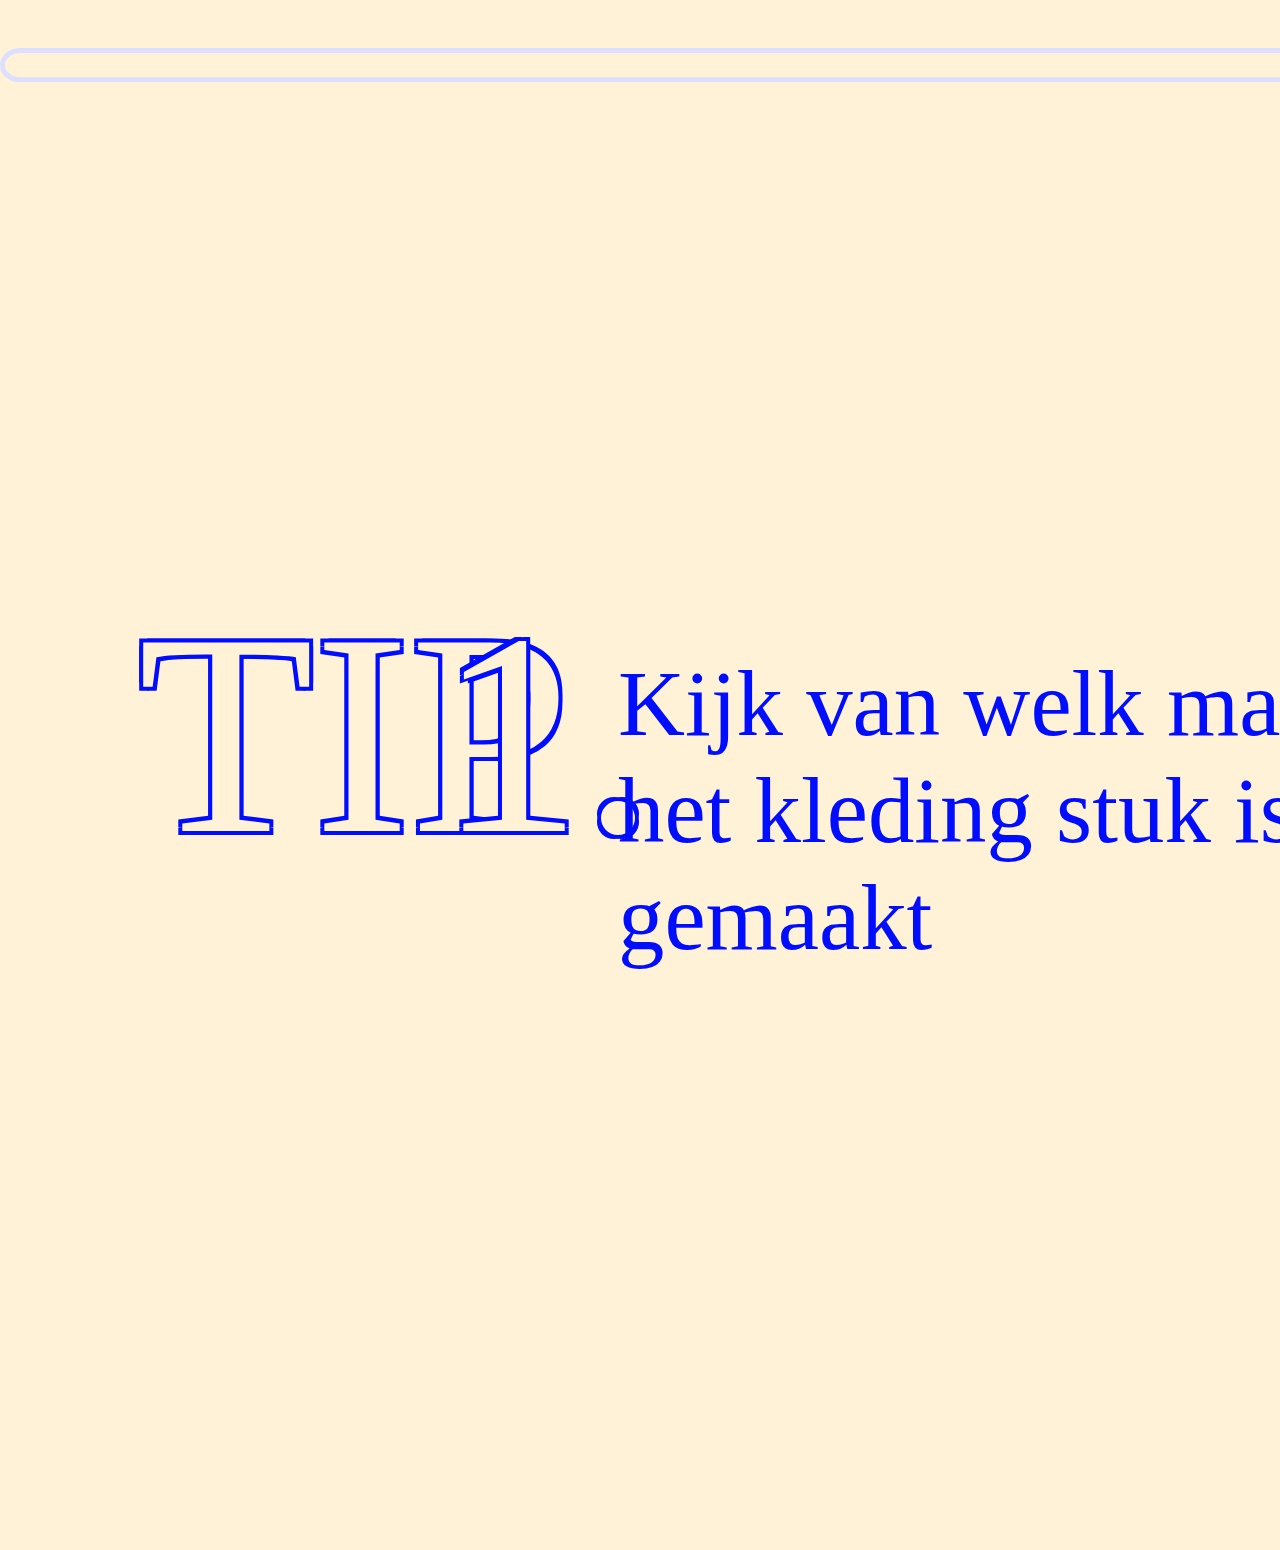
<file: detail1.html>
<html lang="en">
<head>
    <meta charset="UTF-8">
    <title>Document</title>
    <link rel="stylesheet" type="text/css" href="detail1.css">
    <meta name="viewport" content="width=device-width, initial-scale=1.0, user-scalable=yes">
</head>
<body>
    
<div class="svg1">
<svg id="stok" data-name="stok" xmlns="http://www.w3.org/2000/svg" viewBox="0 0 1911.35 38.97"><defs><style>.cls-1{fill:#fff2d7;stroke:#dcdfff;stroke-miterlimit:10;stroke-width:5.67px;}</style></defs><title>VID meesterproef stok</title><path class="cls-1" d="M1912.75,540.07c0,9.19-9,16.65-20.06,16.65H27.13c-11.07,0-20.06-7.46-20.06-16.65s9-16.65,20.06-16.65H1892.69C1903.76,523.42,1912.75,530.88,1912.75,540.07Z" transform="translate(-4.23 -520.58)"/></svg>
</div>




<div class="svg3" id="svg3">
     <svg class="svgdetail1" xmlns="http://www.w3.org/2000/svg" viewBox="0 0 1774.34 1043.87">
  <defs>
    <style>
      .cls-a {
        fill: #dcdfff;
        stroke-width: 2.83px;
      }
        
        .cls-c {
        fill: #FFF2D7;}

      .cls-a, .cls-b {
        stroke: #000dff;
     
      }

      .cls-a, .cls-b, .cls-c, .cls-d {
        stroke-miterlimit: 10;
        transform: scale(0.92);
      }

      .cls-b, .cls-d {
        fill: #dcdfff;
      }

      .cls-b {
        stroke-width: 2.83px;
      }

      .cls-c, .cls-d {
        stroke: #dcdfff;
        stroke-width: 5.67px;
        
      }

      .cls-c {
        fill-rule: evenodd;
      }
    </style>
  </defs>
  <title>detailpagina1</title>
<!--
  <g id="vlak1">
    <rect class="cls-a" x="120.42" y="220.34" width="400" height="450"/>
  </g>
  <g id="vlak3">
    <rect class="cls-b" x="1120.42" y="220.34" width="450" height="500.69"/>
    
  </g>
  <g id="vlak2">
    <rect class="cls-b" x="563.1" y="217.6" width="514.33" height="500.69" transform="translate(-258.62 754.27) rotate(-45)"/>
  </g>
-->
  <g id="hangers">
    <path class="cls-c" d="M315,193.9H326.3c3,0,5.87,2.46,5.41,5.39l-3.06,19.2c-.46,2.93-2.43,5.39-5.41,5.39h-5.5c-3,0-5-2.45-5.42-5.39l-2.7-19.2c-.41-2.94,2.44-5.39,5.41-5.39" transform="translate(-79.08 -16.19)"/>
    <g>
      <path class="cls-d" d="M319.58,59.47a4,4,0,0,1,4-3.94,14.3,14.3,0,0,0,10.14-4.19l.18-.16A14.34,14.34,0,0,0,313.39,31.1h0a13.41,13.41,0,0,0-1.7,2H302.8a22,22,0,0,1,5-7.63h0A22.22,22.22,0,0,1,339.5,56.68l-.22.24a22.27,22.27,0,0,1-11.78,6.15V75.25a4,4,0,0,1-7.92,0Z" transform="translate(-79.08 -16.19)"/>
      <path class="cls-c" d="M313,211.73l-21.53-.11-94.9-.47-7.71,0a8.08,8.08,0,0,1-4-15.09l96.87-71.46c13.65-10.08,15.16-16.43,22.13-35.74,7.63-21.14,32.58-21,40,.2,6.77,19.38,8.21,25.74,21.77,36l96.14,72.41a8.08,8.08,0,0,1-4.17,15.05l-7.7,0L356,211.94l-22.6-.11Zm-95.23-9.51,73.75.36,21.52.11,20.45.1,22.61.12,72.66.36-83.55-71.73c-9.27-8-15.62-11.33-21.53-11.46-5.91.07-12.29,3.37-21.65,11.24Z" transform="translate(-79.08 -16.19)"/>
    </g>
    <path class="cls-c" d="M816,195.9H827.3c3,0,5.87,2.46,5.41,5.39l-3.06,19.2c-.46,2.93-2.43,5.39-5.41,5.39h-5.5c-3,0-5-2.45-5.42-5.39l-2.7-19.2c-.41-2.94,2.44-5.39,5.41-5.39" transform="translate(-79.08 -16.19)"/>
    <g>
      <path class="cls-d" d="M820.58,61.47a4,4,0,0,1,4-3.94,14.3,14.3,0,0,0,10.14-4.19l.18-.16A14.34,14.34,0,0,0,814.39,33.1h0a13.41,13.41,0,0,0-1.7,2H803.8a22,22,0,0,1,5-7.63h0A22.22,22.22,0,0,1,840.5,58.68l-.22.24a22.27,22.27,0,0,1-11.78,6.15V77.25a4,4,0,0,1-7.92,0Z" transform="translate(-79.08 -16.19)"/>
      <path class="cls-c" d="M814,213.73l-21.53-.11-94.9-.47-7.71,0a8.08,8.08,0,0,1-4-15.09l96.87-71.46c13.65-10.08,15.16-16.43,22.13-35.74,7.63-21.14,32.58-21,40,.2,6.77,19.38,8.21,25.74,21.77,36l96.14,72.41a8.08,8.08,0,0,1-4.17,15.05l-7.7,0L857,213.94l-22.6-.11Zm-95.23-9.51,73.75.36,21.52.11,20.45.1,22.61.12,72.66.36-83.55-71.73c-9.27-8-15.62-11.33-21.53-11.46-5.91.07-12.29,3.37-21.65,11.24Z" transform="translate(-79.08 -16.19)"/>
    </g>
    <path class="cls-c" d="M1344,197.9h11.27c3,0,5.87,2.46,5.41,5.39l-3.06,19.2c-.46,2.93-2.43,5.39-5.41,5.39h-5.5c-3,0-5-2.45-5.42-5.39l-2.7-19.2c-.41-2.94,2.44-5.39,5.41-5.39" transform="translate(-79.08 -16.19)"/>
    <g>
      <path class="cls-d" d="M1348.58,59.47a4,4,0,0,1,4-3.94,14.3,14.3,0,0,0,10.14-4.19l.18-.16a14.34,14.34,0,0,0-20.47-20.08h0a13.41,13.41,0,0,0-1.7,2h-8.89a22,22,0,0,1,5-7.63h0a22.22,22.22,0,0,1,31.69,31.15l-.22.24a22.27,22.27,0,0,1-11.78,6.15V75.25a4,4,0,0,1-7.92,0Z" transform="translate(-79.08 -16.19)"/>
      <path class="cls-c" d="M1342,211.73l-21.53-.11-94.9-.47-7.71,0a8.08,8.08,0,0,1-4-15.09l96.87-71.46c13.65-10.08,15.16-16.43,22.13-35.74,7.63-21.14,32.58-21,40,.2,6.77,19.38,8.21,25.74,21.77,36l96.14,72.41a8.08,8.08,0,0,1-4.17,15.05l-7.7,0-93.83-.47-22.6-.11Zm-95.23-9.51,73.75.36,21.52.11,20.45.1,22.61.12,72.66.36-83.55-71.73c-9.27-8-15.62-11.33-21.53-11.46-5.91.07-12.29,3.37-21.65,11.24Z" transform="translate(-79.08 -16.19)"/>
    </g>
  </g>
</svg>
    
<svg class="plant" id="plant" xmlns="http://www.w3.org/2000/svg" viewBox="0 0 71.43 17.11">
  <defs>
    <style>
      .cls-groen {
        fill: none;
        stroke: #22b573;
        stroke-miterlimit: 10;
        stroke-width: 0.28px;
        
      }
    </style>
  </defs>
  <title>Untitled-16</title>
  <path class="cls-groen" d="M629.45,431.82c.14-.29,2,.06,3.54,1a5.78,5.78,0,0,1,2.52,2.67,8.55,8.55,0,0,0-3.08-1.94,6.11,6.11,0,0,1-1.72-.6C630.11,432.63,629.35,432,629.45,431.82Z" transform="translate(-565.43 -423.03)"/>
  <path class="cls-groen" d="M630.09,431.39a6.62,6.62,0,0,1,3.32-.45,6.36,6.36,0,0,1,1.26.38,4,4,0,0,1,1,.56c.64.49,1.14,1.23,1,1.35s-.75-.5-2-1a8.42,8.42,0,0,0-1.52-.42,9.24,9.24,0,0,0-4.18.32" transform="translate(-565.43 -423.03)"/>
  <path class="cls-groen" d="M629,432c-.12-.16,1.51-2,3.91-2.78a5.16,5.16,0,0,1,2.13-.35,10.5,10.5,0,0,0-2.82,1.17c-.56.37-.66.54-1.44,1C630.26,431.42,629.05,432.15,629,432Z" transform="translate(-565.43 -423.03)"/>
  <path class="cls-groen" d="M629.23,431.73c0-.23-1.07-.69-2.11-.47a3.65,3.65,0,0,0-1.44.76c-.66.48-1.18,1.05-1.12,1.12s.42-.26,1.25-.63a4.06,4.06,0,0,1,1.15-.37c.44-.07.51,0,1,0S629.22,431.94,629.23,431.73Z" transform="translate(-565.43 -423.03)"/>
  <path class="cls-groen" d="M629,432c-.08,0-.08-.8-.59-2.19-.39-1.07-.59-1.61-1.09-1.94-1.08-.74-2.68,0-3,.11a7.25,7.25,0,0,0-1.74,1.23,3.45,3.45,0,0,1,2.4-2.41,3.48,3.48,0,0,1,3.35.81C629.82,429.19,629.13,432,629,432Z" transform="translate(-565.43 -423.03)"/>
  <path class="cls-groen" d="M630.23,430.6a6.21,6.21,0,0,0,.95-3,4.9,4.9,0,0,0-.33-3.19c-.47-.84-1.25-1.34-1.35-1.26a16.93,16.93,0,0,1,.84,1.93,5.28,5.28,0,0,1,.13,1.65c-.06,1.64-.63,2-.87,3.54a3.67,3.67,0,0,1-.47,1.41s-.21.2-.18.28v0A5.67,5.67,0,0,0,630.23,430.6Z" transform="translate(-565.43 -423.03)"/>
  <path class="cls-groen" d="M629.09,431.9c.24.05.85-1.56.54-3.4a6.34,6.34,0,0,0-2.25-3.8c-.29-.21-.81-.52-.89-.41s.68,1,1.17,1.62C629.57,428.52,628.74,431.82,629.09,431.9Z" transform="translate(-565.43 -423.03)"/>
  <path class="cls-groen" d="M628.9,432.08c-.11.19.47.58.87,1.12a3.93,3.93,0,0,1,.64,2.79,5.29,5.29,0,0,1-.88,1.84c.09.07.87-.53,1.25-1.48a3.56,3.56,0,0,0,.18-1.86c-.19-1.13-.91-2.38-1.73-2.48C629.17,432,629,432,628.9,432.08Z" transform="translate(-565.43 -423.03)"/>
  <path class="cls-groen" d="M573.77,432.57c-.32,0-.6-1.9-.22-3.68a5.77,5.77,0,0,1,1.68-3.25,8.62,8.62,0,0,0-.81,3.55,6,6,0,0,1,0,1.82C574.31,431.68,574,432.59,573.77,432.57Z" transform="translate(-565.43 -423.03)"/>
  <path class="cls-groen" d="M573.15,432.12a6.83,6.83,0,0,1-1.52-3,7.18,7.18,0,0,1-.07-1.31,4.41,4.41,0,0,1,.2-1.13c.25-.78.78-1.49.93-1.43s-.22.88-.27,2.27a8.49,8.49,0,0,0,.11,1.57,9.18,9.18,0,0,0,1.69,3.83" transform="translate(-565.43 -423.03)"/>
  <path class="cls-groen" d="M574.13,433c-.11.16-2.38-.77-3.92-2.77a5.37,5.37,0,0,1-1-1.89,10.46,10.46,0,0,0,2,2.27c.54.41.73.44,1.47,1C573.12,431.94,574.22,432.85,574.13,433Z" transform="translate(-565.43 -423.03)"/>
  <path class="cls-groen" d="M573.76,432.81c-.23.06-.29,1.24.26,2.15a3.73,3.73,0,0,0,1.19,1.11,3.5,3.5,0,0,0,1.43.68c0-.06-.39-.31-1-1a4.14,4.14,0,0,1-.73-1c-.21-.4-.15-.49-.35-.94S574,432.75,573.76,432.81Z" transform="translate(-565.43 -423.03)"/>
  <path class="cls-groen" d="M574.13,432.94c0,.08-.73.34-1.86,1.28-.89.74-1.33,1.1-1.48,1.68-.33,1.27.85,2.54,1.11,2.82a7.73,7.73,0,0,0,1.74,1.24,3.49,3.49,0,0,1-3.41-4.9C571.17,433.1,574.07,432.81,574.13,432.94Z" transform="translate(-565.43 -423.03)"/>
  <path class="cls-groen" d="M572.35,432.24a6.2,6.2,0,0,0-3.11.09,4.92,4.92,0,0,0-2.9,1.37,2.49,2.49,0,0,0-.74,1.69c.11.07.53-.75,1.55-1.43a5.27,5.27,0,0,1,1.51-.67c1.57-.49,2.1-.07,3.62-.36a3.75,3.75,0,0,1,1.5,0s.25.14.32.08h0A5.68,5.68,0,0,0,572.35,432.24Z" transform="translate(-565.43 -423.03)"/>
  <path class="cls-groen" d="M574,432.89c0-.24-1.76-.29-3.39.62a6.36,6.36,0,0,0-2.84,3.38c-.1.34-.22.93-.09,1s.67-1,1.14-1.65C570.62,433.56,574,433.24,574,432.89Z" transform="translate(-565.43 -423.03)"/>
  <path class="cls-groen" d="M574.2,433c.22,0,.39-.64.77-1.2a4,4,0,0,1,2.42-1.53,5.6,5.6,0,0,1,2,.22,2.61,2.61,0,0,0-1.81-.69,3.38,3.38,0,0,0-1.81.46c-1,.54-1.95,1.64-1.76,2.45C574,432.77,574.09,433,574.2,433Z" transform="translate(-565.43 -423.03)"/>
  <path class="cls-groen" d="M574.41,432.35c-.12-.3,1.41-1.41,3.17-1.89a5.77,5.77,0,0,1,3.66,0,8.56,8.56,0,0,0-3.53.91,6.09,6.09,0,0,1-1.61.84C575.45,432.42,574.49,432.56,574.41,432.35Z" transform="translate(-565.43 -423.03)"/>
  <path class="cls-groen" d="M574.53,431.58a6.61,6.61,0,0,1,2-2.71,6.23,6.23,0,0,1,1.13-.66,3.88,3.88,0,0,1,1.1-.34c.8-.13,1.68,0,1.69.17s-.88.2-2.14.8a8.31,8.31,0,0,0-1.35.81,9.41,9.41,0,0,0-2.63,3.26" transform="translate(-565.43 -423.03)"/>
  <path class="cls-groen" d="M574.22,432.85c-.19,0-.41-2.47.67-4.76a5.08,5.08,0,0,1,1.2-1.78,10.31,10.31,0,0,0-1.08,2.85c-.12.66-.06.85-.23,1.77C574.67,431.48,574.37,432.87,574.22,432.85Z" transform="translate(-565.43 -423.03)"/>
  <path class="cls-groen" d="M574.19,432.44c-.16-.17-1.24.31-1.79,1.21a3.56,3.56,0,0,0-.44,1.58,3.38,3.38,0,0,0,0,1.58c.07,0,.09-.49.4-1.34a3.9,3.9,0,0,1,.51-1.09c.27-.37.37-.36.68-.75S574.33,432.59,574.19,432.44Z" transform="translate(-565.43 -423.03)"/>
  <path class="cls-groen" d="M574.24,432.84a20,20,0,0,0-2-1.07c-1-.45-1.58-.68-2.16-.55-1.28.29-1.87,1.92-2,2.28a8.08,8.08,0,0,0-.31,2.11,3.49,3.49,0,0,1,2.79-5.27C572.74,430.27,574.33,432.72,574.24,432.84Z" transform="translate(-565.43 -423.03)"/>
  <path class="cls-groen" d="M574.05,430.94a6.21,6.21,0,0,0-1.5-2.73,4.94,4.94,0,0,0-2.55-1.95,2.46,2.46,0,0,0-1.84.11c0,.14.91.13,2,.72a5.47,5.47,0,0,1,1.29,1c1.15,1.17,1,1.84,2,3.06,0,0,.71.9.71,1.32,0,0,0,.28.08.32h0A5.49,5.49,0,0,0,574.05,430.94Z" transform="translate(-565.43 -423.03)"/>
  <path class="cls-groen" d="M574.21,432.67c.21-.14-.54-1.69-2.1-2.73a6.29,6.29,0,0,0-4.3-1c-.35.07-.93.24-.91.37s1.16.16,2,.26C572.09,430,573.92,432.86,574.21,432.67Z" transform="translate(-565.43 -423.03)"/>
  <path class="cls-groen" d="M574.22,432.93c.06.21.74.05,1.41.13a4,4,0,0,1,2.47,1.45,5.48,5.48,0,0,1,.73,1.9,2.58,2.58,0,0,0-.22-1.92,3.5,3.5,0,0,0-1.23-1.41c-1-.64-2.36-1-3-.44C574.35,432.68,574.18,432.82,574.22,432.93Z" transform="translate(-565.43 -423.03)"/>
</svg>


        
</div> 

  <div class="text-wrapper">
    
      <div class="plantaardig"> plantaardige materialen </div>
     
    <p>
        
        Van de plantaardige materialen is 
        katoen veruit de populairste. 
        En voor katoen geldt dat de milieu-impact vooral zit in waterverbruik 
        en het gebruik van pesticiden tijdens de teelt. Zo is katoen een tropische plant en groeit het veelal in droge gebieden waardoor irrigatie nodig is. 
        Op verschillende plekken op de wereld zorgt dit voor problemen. Het bijna opdrogen van het Aralmeer in Kazachstan/Oezbekistan is het ernstigste voorbeeld. 
    </p>
       <img class="liter" src= img/liter.jpg>
    <p>
        Alternatieven voor ‘gewoon’ katoen zijn gerecycled of biologisch verbouwd katoen. Andere opties zijn hennep,  linnen of bamboe.  Die laatste drie gewassen groeien met een stuk minder water en pesticiden.
    </p>  

</div>
    


 <div class="text-wrapper1">
    
      <div class="synthetisch"> synthetische materialen </div>
     
    <p>
        
       Ongeveer 60 procent van al het textiel wordt tegenwoordig van synthetische vezels gemaakt, welke onder te verdelen zijn in twee soorten: op basis van natuurlijke materialen zoals hout en bamboe (viscose, rayon, lyocell, Tencel) of op basis van synthetische polymeren (polyester, acryl, nylon).
 </p>
    <p>     
Groot nadeel van de materialen op basis van synthetische polymeren is dat deze gemaakt worden van olie en dat de stof door het wassen ervan bijdraagt aan de plastic soep in de oceanen.
Dat laatste geldt ook voor gerecyclede plasticgarens, die wel een stuk duurzamer zijn, maar wel weer de kans hebben juist meer microvezeltjes los te laten.

 </p>
        
 <p>
     Wat betreft de synthetische vezels op basis van natuurlijke materialen: hierbij kunnen de grondstoffen die worden gebruikt, en de manier waarop die worden verwerkt, nadelig zijn. Afval water van de productie wordt gedumpt in wateren in de buurt gedumpt. Zoals te zien op de afbeelding hieronder. 
        
    </p>
<!--

   (https://inhabitat.com/ecouterre/chinese-textile-polluters-regularly-violate-environmental-regulations-says-report/)
-->
    <p>
        Een duurzaam alternatief voor viscose is lyocell, ook wel bekend onder de naam Tencel. 
    </p> 
     
     <img class="water2" src= img/water%20pollution.jpg>

</div>

<div class="text-wrapper2">
    
      <div class="dierlijk"> dierlijk </div>
     
    <p>
        
      <span style="font-weight:600;">Leer, wol en zijde </span> behoren tot de meest milieuvervuilende stoffen.
     </p>
 <p>
In het geval van leer en wol komt dit door de methaan uitstoot van de dieren, en door de manier waarop het ruwe materiaal bewerkt wordt. Om het rottingsproces van leer tegen te gaan en het materiaal flexibel te maken, wordt het bijvoorbeeld gelooid, waarbij veel schadelijke chemicaliën worden ingezet. Tegenwoordig zijn er ook behoorlijk wat bedrijven die hun leer op een plantaardige (lees: ecologische) manier laten looien, waarbij geen giftige stoffen worden gebruikt. Hier bestaat alleen geen apart keurmerk voor.


    </p>
    <p>
        Eigenlijk  kan je sowieso dierlijke producten beter vermijden. Als je zeker wilt weten dat je kleren niet voor dierenleed hebben gezorgd. Want als íets lastig te achterhalen is, is het wel hoe de schapen voor je wollen wintertrui zijn behandeld of hoe de koeien voor jouw leren schoenen aan hun eind zijn gekomen. 
    </p>  

</div>
    
    <div class="tip"> TIP
     </div>
<div class="een"> 1.
     </div>
<div class= materiaal> Kijk van welk <span > materiaal </span> het kleding stuk is gemaakt 
     </div>
    
    <svg class="pijl" id="Layer_pijl" data-name="Layer pijl" xmlns="http://www.w3.org/2000/svg" viewBox="0 0 244.73 421.48">
  <defs>
    <style>
      .cls-pijl {
        fill: #FFF2D7;
        stroke: #000DFF;
        stroke-miterlimit: 10;
        stroke-width: 5.67px;
        transform: scale(0.08);
      }
    </style>
  </defs>
  <title>Untitled-11</title>
  <polygon class="cls-pijl" points="209.81 4.01 240.72 34.92 64.5 211.14 240.72 387.36 210.6 417.48 4 210.88 209.81 4.01"/>
</svg>
    

   
    
    
    
    
    <script src="detail1.js"></script>
    </body>
</html>
</file>
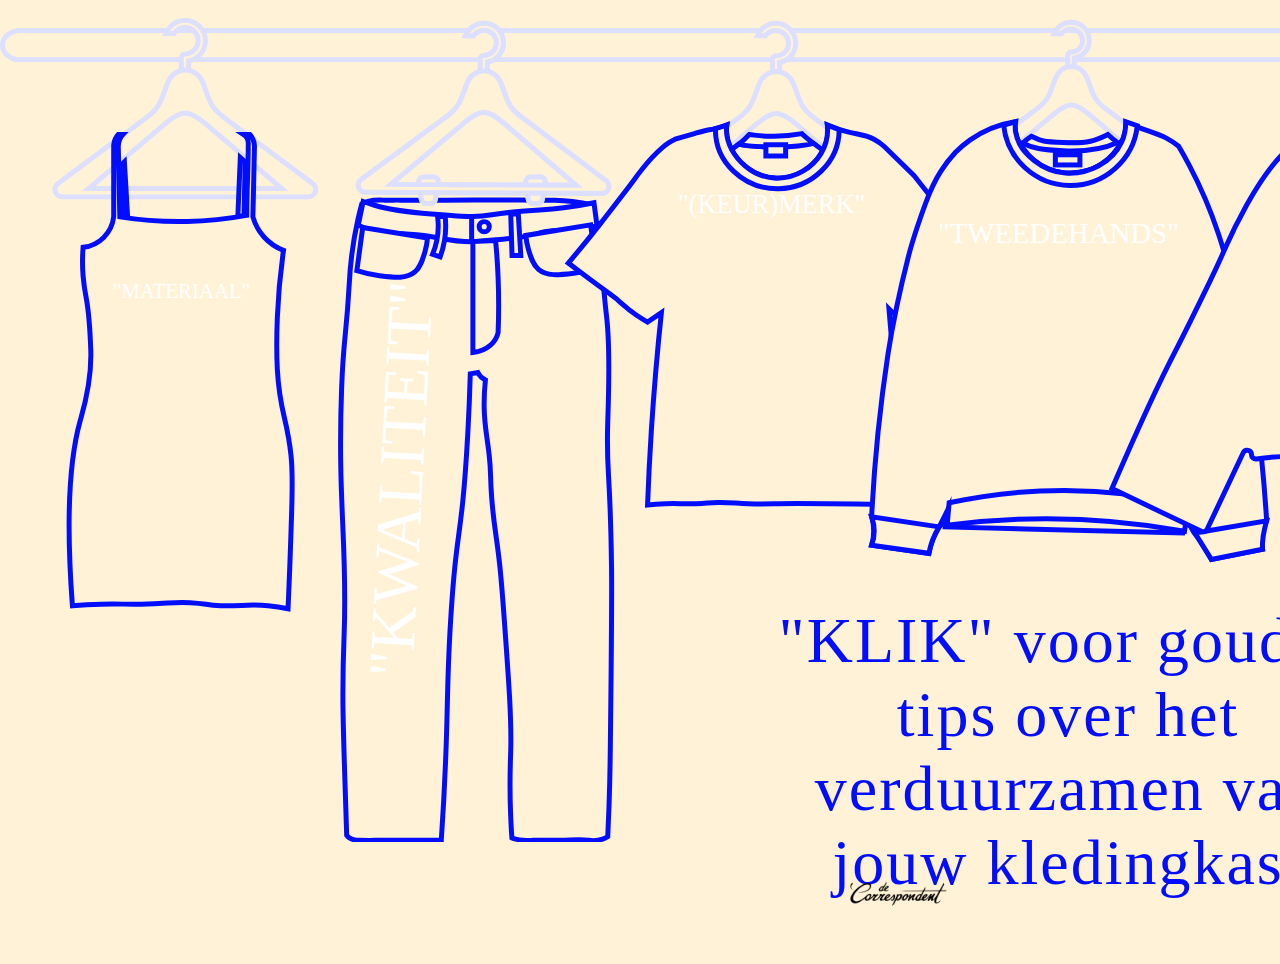
<file: inkast.html>
<html lang="en">
<head>
    <meta charset="UTF-8">
    <title>Document</title>
    <link rel="stylesheet" type="text/css" href="inkast.css">
    <meta name="viewport" content="width=device-width, initial-scale=1.0, user-scalable=yes">
</head>
<body>



<div class="box">

<div class="svg1">
<svg id="stok" data-name="stok" xmlns="http://www.w3.org/2000/svg" viewBox="0 0 1911.35 38.97"><defs><style>.cls-1{fill:#fff2d7;stroke:#dcdfff;stroke-miterlimit:10;stroke-width:5.67px;}</style></defs><title>VID meesterproef stok</title><path class="cls-1" d="M1912.75,540.07c0,9.19-9,16.65-20.06,16.65H27.13c-11.07,0-20.06-7.46-20.06-16.65s9-16.65,20.06-16.65H1892.69C1903.76,523.42,1912.75,530.88,1912.75,540.07Z" transform="translate(-4.23 -520.58)"/></svg>
</div>


<div class="svg2">
<svg id="kleding" xmlns="http://www.w3.org/2000/svg" viewBox="0 0 1911.35 937.36">
     
     <defs>
 <pattern id="img1" patternUnits="userSpaceOnUse" width="500" height="500">
    <image href="img/kledingberg.jpg" x="0" y="0" width="500" height="500" />
  </pattern>
         
 <pattern id="img2" patternUnits="userSpaceOnUse" width="800" height="1200">
    <image href="img/wolken.jpg" x="300" y="-100" width="800" height="1200" preserveAspectRatio="xMaxYMax slice" />
  </pattern>
    
 <pattern id="img3" patternUnits="userSpaceOnUse" width="600" height="600">
    <image href="img/water2.jpg" x="0" y="40" width="600" height="600" preserveAspectRatio="xMinYMin slice"/>
  </pattern>  
         
<pattern id="img4" patternUnits="userSpaceOnUse" width="750" height="750">
    <image href="img/vis2.jpg" x="110" y="0" width="750" height="750" preserveAspectRatio="xMinYMin slice"/>
  </pattern>
         
<pattern id="img5" patternUnits="userSpaceOnUse" width="1000" height="700">
    <image href="img/afval.jpg" x="170" y="50" width="800" height="800" preserveAspectRatio="xMinYMin slice"/>
  </pattern>

         
    <style>
      .cls-1, .cls-3, .cls-4, .cls-5 {
       fill: #fff2d7;
        stroke-miterlimit: 10;
      }

      .cls-1, .cls-3 {
        stroke: #dcdfff;
        fill: #fff2d7;
        stroke-width: 5.67px;
      }

      .cls-2 {
        fill: none;  
      }
 
       

      .cls-2, .cls-3, .cls-5 {
        fill-rule: evenodd;
        
      }

      .cls-4, .cls-5 {
        stroke: #000dff;
        stroke-width: 5.67px;

        

        }
    </style>
  </defs>

     
     <title>VID meesterproef SVG kleding+rek</title>
     
     
     <g class="hanger" id="hanger_1" data-name="hanger 1"><path class="cls-1" d="M202.48,96.87a4.11,4.11,0,0,1,4.12-4.1,14.88,14.88,0,0,0,10.56-4.37l.19-.16A14.93,14.93,0,0,0,196,67.33h0a15,15,0,0,0-1.77,2.13H185a23,23,0,0,1,5.21-7.94h0a23.13,23.13,0,0,1,33,32.43l-.23.25a23.17,23.17,0,0,1-12.27,6.41V113.3a4.12,4.12,0,0,1-8.24,0Z" transform="translate(-5.23 -51.93)"/><path class="cls-3" d="M196.29,255.44H67.05a8.42,8.42,0,0,1-4.26-15.69l100.47-74.9c14.17-10.56,15.71-17.18,22.86-37.32,7.83-22,33.81-22,41.64,0,7.15,20.14,8.69,26.76,22.85,37.32l100.47,74.9a8.41,8.41,0,0,1-4.26,15.69H196.29ZM97.11,246H316.76l-87.35-74.24c-9.69-8.24-16.32-11.71-22.47-11.82-6.15.11-12.79,3.58-22.48,11.82Z" transform="translate(-5.23 -51.93)"/></g>
     
  <g id="jurk">
    <g>
      <polygon class="cls-4" points="264.3 158.72 261.5 226.07 268.52 225.07 269.85 163.57 264.3 158.72"/>
      <polygon class="cls-4" points="132.44 163.8 136.14 227.07 131.12 226.07 127.23 169 132.44 163.8"/>
    </g>
    <path id="jurk-path" fill="url(#img1)" class="cls-4" d="M132.46,278.18A426.75,426.75,0,0,0,209,283.39a427.5,427.5,0,0,0,67.86-6.94c0-27.76,1.74-53.78,1.74-81.54a11.64,11.64,0,0,0-1.74-6.94,11.32,11.32,0,0,0-3.48-3.47h7a20,20,0,0,1,3.48,5.2,20.48,20.48,0,0,1,1.74,10.41l-1.74,78.07a57.74,57.74,0,0,0,34.8,38.17,755.08,755.08,0,0,0-7,76.34c-.48,11.78-1.32,34.06,0,59,2.64,49.82,10.92,52.94,15.66,98.89,2.31,22.41,1,58.89-1.74,131.85-.64,17.36-1.28,31.75-1.74,41.64a197,197,0,0,0-22.62-3.47c-21.82-2.06-31.62.69-53.94,0-18.14-.56-14.88-2.47-34.8-3.47-21.47-1.07-23.65,1.24-55.67,1.73-21,.33-23.72-.6-45.24,0-14,.4-25.44,1.15-33.06,1.74-8.65-114.4-.94-175.2,8.7-209.93,3.7-13.3,13.55-43.91,12.18-81.54-1.4-38.57-5.22-59-5.22-59a216.21,216.21,0,0,1-3.48-24.29,202.16,202.16,0,0,1,0-33,39.34,39.34,0,0,0,34.8-34.7V196.64a19.62,19.62,0,0,1,1.74-6.94,19.84,19.84,0,0,1,3.48-5.2h5.22a19.31,19.31,0,0,0-3.48,5.2,19.68,19.68,0,0,0-1.74,8.68Z" transform="translate(-5.23 -51.93)"/>
  </g>

     
     <g id="broek"><path id="broek-path" class="cls-5" d="M407.75,263.53c-1.08,4-2.65,9.9-4.31,17.17a427.51,427.51,0,0,0-10,74.39c-3.76,64.81-6.36,58.08-8.61,117.33-4.89,128.45,6.63,179.19,2.87,279-.39,10.45-1.56,37.43-1.44,74.4,0,11.52.21,24.67,1.44,67.25.64,22.15,1.57,52.39,2.87,88.7a13.7,13.7,0,0,0,2.87,2.86c3.69,2.72,7.79,2.82,11.48,2.86,8.66.1,13,.15,18.65,0,4.78-.12,9.57,0,14.35,0h60.26c3.22-47.15,4.85-85.88,5.74-113,1.67-50.69,1.21-73.61,4.31-127.34,1.39-24.07,2.65-45.4,5.74-74.4,3.46-32.56,5.21-37,8.6-70.11,3.06-29.81,4.35-52.68,5.74-77.26,1.52-26.69,2.37-49.93,2.87-68.67l8.61-1.43a18.26,18.26,0,0,0,8.61,8.58,248.06,248.06,0,0,0-1.43,31.48c.37,21,3.25,31.92,5.74,54.37,2.41,21.79.71,20.59,2.87,48.64,2.3,30,4.81,38.79,8.61,71.54,2.3,19.86,3.44,35.65,5.73,67.24,5.6,77.09,8.39,115.64,7.18,151.66-.33,9.81-1.42,35.36,0,70.11.45,11.1,1,20.12,1.43,25.75a40.7,40.7,0,0,0,4.31,1.43,43.18,43.18,0,0,0,8.61,1.43,73.81,73.81,0,0,0,11.48,0c2.11-.18,11.45-.12,30.13,0,11,.08,22.08-1.36,33,0a32.51,32.51,0,0,0,15.78-1.43,28.86,28.86,0,0,0,5.74-2.86c.38-7.76.92-19.72,1.44-34.34,1-29.2,1.3-51.31,1.43-63,1.31-111.73,2-167.59,1.44-208.89-1.53-119.5-6.3-105.17-4.31-166,.63-19.2,3.14-82.58-1.43-120.19-2.2-18.09-3.3-36.31-5.74-54.37-1.22-9-2.1-11.71-1.44-17.16.37-3,1.1-6,0-10-.76-2.8-1.75-3.68-2.87-7.15a32.22,32.22,0,0,1-1.43-8.59c-.26-4.26-1.25-12.26-4.31-28.61a188.58,188.58,0,0,0-23-4.29,191.08,191.08,0,0,0-20.09-1.44c-30.7-.63-95.67,0-124.83,0-32.49,0-48.73.06-50.22,0-6.22-.22-12.44.19-18.66,0-6.48-.19-11.84-.56-18.65,1.44A40.64,40.64,0,0,0,407.75,263.53Z"  fill="url(#img2)" transform="translate(-5.23 -51.93)"/><path class="cls-5" d="M671.9,262.12l3.33,25.17a98.38,98.38,0,0,1-17.68,4.88c-17.31,3-23.67-.78-41.61,2.86-7.37,1.5-5.86,2.05-15.78,4.29-11,2.49-19.32,3.26-31.57,4.29-22.42,1.91-33.63,2.86-35.87,2.87-29.81.12-38.5-7.3-70.31-8.59-6.17-.25-11.29-.64-21.52-1.43-11.43-.88-16-1.43-21.52-2.86a76.71,76.71,0,0,1-15.69-6l5.64-26.91c3,1.09,7.43,2.66,12.92,4.29,16,4.78,30.84,7.27,64.56,10,25.47,2.08,38.21,3.12,47.35,2.86,19.11-.53,18.6-2.65,51.66-5.72,25.08-2.34,30.73-1.62,51.65-4.29C652.17,266,664.11,263.72,671.9,262.12Z" fill="url(#img2)" transform="translate(-5.23 -51.93)"/><path class="cls-5" d="M534.15,432.38c2.79-.28,12.31-1.54,20.09-8.33a26,26,0,0,0,8.61-14.28c.77-19.56.86-40.22,0-61.88-.58-14.8-1.57-29.09-2.87-42.85l-25.83,1.19Z" fill="url(#img2)" transform="translate(-5.23 -51.93)"/><path class="cls-5" d="M494,277.86a83.79,83.79,0,0,1-5.74,42.92l8.61,2.86a100.43,100.43,0,0,0,5.74-45.78Z" fill="url(#img2)" transform="translate(-5.23 -51.93)"/><path class="cls-5" d="M577.2,275h8.61l2.87,47.21h-10Z" fill="url(#img2)" transform="translate(-5.23 -51.93)"/><ellipse class="cls-4" cx="541.83" cy="237.38" rx="5.74" ry="5.72"/><path class="cls-5" d="M408.81,290.2l73.69,12a76.67,76.67,0,0,1-2.87,15.74c-2.58,8.8-5.08,17.33-11.48,22.89-9.22,8-22.56,6.41-40.17,4.3a133.79,133.79,0,0,1-25.83-5.73Z" fill="url(#img2)" transform="translate(-5.23 -51.93)"/><path class="cls-5" d="M668.11,287.34l-73.69,12a76.79,76.79,0,0,0,2.87,15.74c2.57,8.8,5.07,17.33,11.48,22.89,9.21,8,22.56,6.41,40.17,4.29a133.15,133.15,0,0,0,25.83-5.72Z" fill="url(#img2)" transform="translate(-5.23 -51.93)"/><line class="cls-4" x1="527.49" y1="225.93" x2="527.49" y2="253.11" /></g>
     
     <g class="hanger" id="hanger_3" data-name="hanger 3"><path class="cls-1" d="M875.05,98.87a4,4,0,0,1,4-4,14.58,14.58,0,0,0,10.34-4.27l.18-.17A14.61,14.61,0,0,0,868.73,70h0A15.19,15.19,0,0,0,867,72.05h-9.06a22.52,22.52,0,0,1,5.1-7.78h0A22.65,22.65,0,0,1,895.35,96l-.23.24a22.59,22.59,0,0,1-12,6.27V115a4,4,0,0,1-8.06,0Z" transform="translate(-5.23 -51.93)"/><path class="cls-3" d="M869,254.1H742.46a8.24,8.24,0,0,1-4.17-15.36l98.36-73.32C850.52,155.08,852,148.6,859,128.88c7.67-21.58,33.11-21.58,40.77,0,7,19.72,8.51,26.2,22.38,36.54l98.35,73.32a8.24,8.24,0,0,1-4.17,15.36H869Zm-97.09-9.21h215l-85.52-72.68c-9.49-8.07-16-11.46-22-11.57-6,.11-12.52,3.5-22,11.57Z" transform="translate(-5.23 -51.93)"/></g>
     
     <g id="tshirt">
    <path class="cls-4" d="M828.5,201.5l8-6a262,262,0,0,0,39,3,261.69,261.69,0,0,0,46-4l11,8a57.82,57.82,0,0,1-104-1Z" fill="url(#img3)" transform="translate(-5.23 -51.93)"/>
    <path class="cls-5" d="M836.5,195.5c1-1,4-3,7-6l5-5c10.31,1.17,15.48,2.31,28.62,2a204.84,204.84,0,0,0,31.38-3c3,3,8,7,13,11-11.26,3.22-24.69,4.09-44,4C859,198.41,847.51,198.64,836.5,195.5Z" fill="url(#img3)" transform="translate(-5.23 -51.93)"/>
    <path id="tshirt-path" class="cls-4" d="M823,173.71a50.63,50.63,0,0,1-7.15,2.69c-1.81.52-3.24.82-5.73,1.34-3.78.79-6.64,1.26-7.15,1.34-4.38.73-8.33,1.87-15.74,4-7.8,2.27-15.23,4.45-22.89,6.71a66.91,66.91,0,0,0-7.16,4,75.89,75.89,0,0,0-7.15,5.36c-18.59,16-32.91,37.59-32.91,37.59-1.92,2.89-13.68,18-37.2,48.31-8.42,10.85-21,26.68-37.2,45.64,8.92,6.73,16.3,12.25,21.46,16.11C694.4,369.37,693.72,368.3,700,373.7c5.78,5,10.86,9.8,20,16.1,5.27,3.63,9.82,6.33,12.88,8.06l15.74-10.74q-6.93,65-11.45,134.22-2.74,43-4.29,84.56c4.27-.43,11.3-1,20-1.35,14.39-.5,19.39.32,34.34,0,14.67-.3,13-1.16,25.76-1.34,13.86-.2,19,.77,34.33,1.34s25.17.17,34.34,0c17.64-.33,55.91-.25,144.51,1.35l-18.6-222.81a53,53,0,0,0,4.29,4,55.48,55.48,0,0,0,12.88,8.05A351.19,351.19,0,0,1,1056.25,367a363.75,363.75,0,0,1,52.94-34.9q-10.18-15.88-21.47-32.21c-17-24.63-34.35-47.43-51.5-68.45l-34.34-33.56a55.09,55.09,0,0,0-11.45-8.05c-9.61-5.07-17-5.31-28.61-8a149.49,149.49,0,0,1-24.33-8.06,51.15,51.15,0,0,1-4.29,28.19c-8.14,17.31-26.81,30.87-48.65,32.21-30.09,1.85-53.86-20.27-60.09-41.61A46.57,46.57,0,0,1,823,173.71Z" fill="url(#img3)" transform="translate(-5.23 -51.93)"/>
    <path class="cls-4" d="M950.84,179.09c.12,36.58-31.39,66.5-69.15,67.1-39.17.63-72.47-30.5-71.54-68.45l12.88-4a38.78,38.78,0,0,0-.49,4.81,49.94,49.94,0,0,0,6.21,23.38c3.59,6.61,19.72,31.29,50.08,32.21,22.86.7,42.08-12.44,51.51-28.18a53.38,53.38,0,0,0,7.15-32.22Z" fill="url(#img3)" transform="translate(-5.23 -51.93)"/>
    <rect class="cls-4" x="862.26" y="144.19" width="22.47" height="12.81"/>
    <line class="cls-4" x1="1155.41" y1="142.57" x2="1262.27" y2="141.57"/>
  </g>

     
     <g class="hanger" id="hanger4"><path class="cls-1" d="M1211,94.41a3.67,3.67,0,0,1,3.67-3.67,13.32,13.32,0,0,0,9.43-3.89l.16-.15a13.32,13.32,0,0,0-19-18.66h0a13.77,13.77,0,0,0-1.59,1.91h-8.26a20.6,20.6,0,0,1,4.65-7.09h0a20.65,20.65,0,0,1,29.45,29l-.21.22a20.68,20.68,0,0,1-11,5.72v11.32a3.68,3.68,0,0,1-7.35,0Z" transform="translate(-5.23 -51.93)"/><path class="cls-3" d="M1205.43,236H1090.07a7.52,7.52,0,0,1-3.81-14L1176,155.09c12.64-9.43,14-15.34,20.4-33.32,7-19.68,30.18-19.68,37.17,0,6.38,18,7.75,23.89,20.4,33.32l89.68,66.85a7.51,7.51,0,0,1-3.81,14H1205.43Zm-88.53-8.4H1313l-78-66.27c-8.65-7.36-14.57-10.45-20.06-10.55-5.49.1-11.41,3.19-20.06,10.55Z" transform="translate(-5.23 -51.93)"/></g>
     
      <g id="trui">
    <path class="cls-5" d="M1155.64,192.38a64.86,64.86,0,0,0,117-1.38" fill="url(#img4)" transform="translate(-5.23 -51.93)"/>
    <g>
      <path class="cls-4" d="M1169.5,186.5c11.25,5.36,11.47,6.17,36.67,7.19,31.48,1.28,38.43-3.53,50.33-9.19a106.27,106.27,0,0,0,11,9c-11.9,5.66-29.85,10.71-61.33,9.44-25.2-1-35.42-3.08-46.67-8.44A70.06,70.06,0,0,1,1169.5,186.5Z" fill="url(#img4)" transform="translate(-5.23 -51.93)"/>
      <rect class="cls-4" x="1191.62" y="155.63" width="27.94" height="11.56"/>
    </g>
    <path id="trui-path" class="cls-4" d="M1150.79,170a124.31,124.31,0,0,0-51.22,20.84,119.78,119.78,0,0,0-16.3,13.9A156.81,156.81,0,0,0,1067,225.58c-8.9,13.61-13.62,25.5-18.63,39.37-13.25,36.67-18.62,57.9-18.62,57.9C1014.05,384.78,1006.44,434,1006.44,434a1831.84,1831.84,0,0,0-18.62,185.28,57.55,57.55,0,0,1,0,32.42L1053,661a85.52,85.52,0,0,1,4.65-16.21c2.3-5.74,4.31-8.91,9.32-18.52,3.07-5.9,5.46-10.75,7-13.9q-1.15,9.27-2.33,18.53l270.08,7,4.65-30.11c-.11,13.09,3.32,21.88,7,27.79,2.06,3.33,3.65,4.85,7,9.26a130.64,130.64,0,0,1,14,23.16l58.21-11.58a51.62,51.62,0,0,1,4.65-32.42c-3.9-63.22-12.22-144.16-30.26-231.59-14.85-71.95-30.9-122.2-58.21-173.7-4.69-8.84-8.81-16-11.64-20.84a87.21,87.21,0,0,0-14-9.26c-8.81-4.69-14.72-6.09-30.27-11.58-4.17-1.48-7.34-3.32-15.31-6.45a56.94,56.94,0,0,1-13,35c-20.79,25.92-57.59,23.54-60.16,22.4-22.5-2.84-44.22-18-51.22-39.37A50.13,50.13,0,0,1,1150.79,170Z" fill="url(#img4)" transform="translate(-5.23 -51.93)"/>
    <path class="cls-4" d="M1138,173.73l13.63-3.73a41.16,41.16,0,0,0,0,11.69,48.77,48.77,0,0,0,4.73,14c4,7.65,22,30.45,52,32.73,26.09,2,53.3-12.15,63.78-35.06a54.11,54.11,0,0,0,4.73-23.38l13.17,4.52c-4.09,38.83-37.77,68.45-77,67.95C1174.3,242,1141.64,212.17,1138,173.73Z" fill="url(#img4)" transform="translate(-5.23 -51.93)"/>
    <path class="cls-4" d="M1355.68,637.86,1437.16,624c-1.08,3.74-1.82,6.92-2.32,9.25a91,91,0,0,0-2.33,16.18c-.13,2.92-.07,5.33,0,6.94l-58.21,11.56Z" fill="url(#img4)" transform="translate(-5.23 -51.93)"/>
    <path class="cls-4" d="M1064.65,630.93l-76.83-11.57a47.59,47.59,0,0,1,0,32.38L1053,661a86.64,86.64,0,0,1,11.64-30.06Z" fill="url(#img4)" transform="translate(-5.23 -51.93)"/>
    <path class="cls-4" d="M1076,603.49q-1.15,12.72-2.33,25.44a882.36,882.36,0,0,1,270.08,6.93l4.65-30.06a625.24,625.24,0,0,0-272.4-2.31Z" fill="url(#img4)" transform="translate(-5.23 -51.93)"/>
  </g>

     
     <g class="hanger" id="hanger5"><path class="cls-1" d="M1583.93,96.61a3.89,3.89,0,0,1,3.87-3.9,13.93,13.93,0,0,0,9.92-4.14l.17-.16a14.24,14.24,0,0,0-.17-19.82,14,14,0,0,0-19.85,0h0a14.11,14.11,0,0,0-1.67,2h-8.69a21.82,21.82,0,0,1,4.89-7.53h0a21.62,21.62,0,0,1,30.77,0,22,22,0,0,1,.22,30.77l-.22.23a21.65,21.65,0,0,1-11.52,6.08v12a3.87,3.87,0,1,1-7.74,0Z" transform="translate(-5.23 -51.93)"/><path class="cls-3" d="M1577.46,247l-21-.11-92.8-.46-7.53,0a8,8,0,0,1-3.93-14.91l94.71-70.59c13.36-10,14.83-16.23,21.64-35.31,7.46-20.88,31.86-20.76,39.12.2,6.62,19.14,8,25.43,21.28,35.52l94,71.54a8,8,0,0,1-4.08,14.87l-7.53,0-91.75-.46-22.1-.11Zm-93.11-9.39,72.11.36,21,.11,20,.1,22.11.11,71.05.35L1609,167.8c-9.07-7.86-15.28-11.19-21-11.31-5.78.07-12,3.33-21.17,11.1Z" transform="translate(-5.23 -51.93)"/></g>
     
       <g id="jas">
    <path class="cls-4" d="M1552.79,182.65c2.86-2.47,7.2-6.08,12.71-10.15,10.91-8.06,16.48-12.1,22-12,5.28.09,9.52,3.06,18,9a93.17,93.17,0,0,1,12,10l-18,36-7,7-7,4-1,2,1,1-4,1,1-3-12-12Z" fill="url(#img5)" transform="translate(-5.23 -51.93)"/>
    <polygon class="cls-4" points="1567.03 137.56 1558.72 129.19 1605.79 129.19 1597.48 137.56 1567.03 137.56"/>
    <rect class="cls-4" x="1566.26" y="142.72" width="30.45" height="13.95"/>
    <path id="jas-path" class="cls-4" d="M1261.25,587.34,1362.91,636a4.94,4.94,0,0,0,6.6-2.37l41.06-87.09a4.94,4.94,0,0,1,9.42,2.14,4.94,4.94,0,0,0,5.59,4.94,281.5,281.5,0,0,1,63.62-2c11,1,15,2,44.3,5.58,28,3.43,42,5.14,49.84,5.58,45.35,2.49,56.13-11,102.44-11.16a244.78,244.78,0,0,1,47.27,4.5,5,5,0,0,0,5.83-4.45q.39-4.37.79-8.73A4.94,4.94,0,0,1,1749,541q5.79,10.83,11.58,21.78,18.87,35.74,36.55,70.9a4.91,4.91,0,0,0,6.61,2.19L1900,587.4a5,5,0,0,0,2.16-6.79c-52.11-100.37-82.07-166.89-100.09-210.25,1.39,3.36-12-24.68-38.76-80.88-11.94-25.05-27.16-57.11-58.14-89.26L1705,200a49,49,0,0,0-13-9.58c-2.81-1.43-5.81-2.84-9-4.18a138,138,0,0,0-26.1-8.06c-.32-.06-.83-.59-1.62-.64-3.6-.2-2.57,8.17-4,11.92-5.88,15-13,36-19.06,51-4.17,10.44-7.33,18.41-11,18-10.16-1.13-24.6-16.71-32.09-26-.67-.84-2.61-3.42-11,1-19,10-27.08,20-33.09,19-2.49-.41-6-4-17-30-6.2-14.6-12.37-45.36-14-45-.18,0,1.19-.55.46-.09a5,5,0,0,1-2,.72c-4.6.58-9.55,1.41-14.79,2.57-3.66.81-7.12,1.71-10.39,2.67a44.25,44.25,0,0,0-16,8.52c-4.5,3.75-9.66,8.38-15.11,13.91-11.13,11.31-23.72,26.67-41.53,58.58-14,25.16-22.75,45.22-24.92,50.2-5.51,12.65-11.36,25.13-17.38,37.54-16.9,34.85-25.36,52.27-38,76.82C1319.72,457,1297.13,504,1261.25,587.34Z" fill="url(#img5)" transform="translate(-5.23 -51.93)"/>
    <path class="cls-4" d="M1580.57,228.12s-1.33,4.85-2.77,5.57a110.74,110.74,0,0,0-13.84,8.37c-11.45,8-17.21,11.92-19.38,11.16-3.36-1.19-3.87-5-8.31-13.95-8.31-16.73-6-11.63-11.08-25.1a309,309,0,0,1-11-36.09c0-.14,0-.26.06-.3l24.46-27.39a.29.29,0,0,1,.49.11,293.15,293.15,0,0,0,16.46,41.36c4.5,9.2,9.19,17.56,13.82,25.07l0,0,5.51,5.56Z" fill="url(#img5)" transform="translate(-5.23 -51.93)"/>
    <path class="cls-4" d="M1653,176.22a.9.9,0,0,1,.25.66c-.15,11.08-6.81,24.66-10,33.62-5,14-3.3,9.23-10.06,26-3.29,8.17-7.72,21.13-11.07,22.32-2.17.76-11.4-5.09-22.15-14-2.86-2.35-5.67-6.54-9.88-11.35-.79-.91-2.58-3.42-3.46-4.67a1,1,0,0,1,.19-1.32c2-1.49,5.16-2.5,7.67-5l5.43-5.48.19-.23c4.61-7.48,9.28-15.81,13.76-25a294.43,294.43,0,0,0,16-39.75,1,1,0,0,1,1.63-.34Z" fill="url(#img5)" transform="translate(-5.23 -51.93)"/>
    <path class="cls-4" d="M1566.72,244.85a376,376,0,0,1,8.31,58.57c1.11,18.18.34,27.86,0,64.16-.24,25.76,0,34.4,0,55.78,0,28.59-.52,73.32-2.77,142.25h24.92c2.6-121.55,3.12-172.37,2.77-189.67,0-1.92-.21-9.43,0-19.52.45-21.3,2.25-36.79,2.77-41.84,1.5-14.69,2-36.94-2.77-69.73l-11.08-11.16h-8.3a45.29,45.29,0,0,1-13.85,11.16Z" fill="url(#img5)" transform="translate(-5.23 -51.93)"/>
    <ellipse class="cls-4" cx="1578.87" cy="202.13" rx="5.54" ry="5.58"/>
    <ellipse class="cls-4" cx="1580.87" cy="273.81" rx="5.54" ry="5.58"/>
    <ellipse class="cls-4" cx="1578.1" cy="351.9" rx="5.54" ry="5.58"/>
    <ellipse class="cls-4" cx="1578.1" cy="432.79" rx="5.54" ry="5.58"/>
    <ellipse class="cls-4" cx="1578.1" cy="499.73" rx="5.54" ry="5.58"/>
    <path class="cls-4" d="M1540.17,150.35c4.5-.48,10.2-1.55,14.33-1.85a39.58,39.58,0,0,1-5,6c-2,2-5.49,4-7,5l-3.31-7.44A1.22,1.22,0,0,1,1540.17,150.35Z" fill="url(#img5)" transform="translate(-5.23 -51.93)"/>
    <path class="cls-4" d="M1626.62,156.35a.18.18,0,0,1-.26,0c-.61-.58-1.23-1.2-1.86-1.87a41.12,41.12,0,0,1-3-3.57.57.57,0,0,1,.64-.88l7.34,2.45Z" fill="url(#img5)" transform="translate(-5.23 -51.93)"/>
  </g>
  <g id="hanger2">
    <path class="cls-3" d="M478,232.9H489.3c3,0,5.87,2.46,5.41,5.39l-3.06,19.2c-.46,2.93-2.43,5.39-5.41,5.39h-5.5c-3,0-5-2.45-5.42-5.39l-2.7-19.2c-.41-2.94,2.44-5.39,5.41-5.39" transform="translate(-5.23 -51.93)"/>
    <path class="cls-3" d="M599.74,232.9H611c3,0,5.88,2.46,5.42,5.39l-3.06,19.2c-.47,2.93-2.44,5.39-5.41,5.39h-5.51c-3,0-5-2.45-5.41-5.39l-2.7-19.2c-.41-2.94,2.44-5.39,5.41-5.39"  transform="translate(-5.23 -51.93)"/>
    <g>
      <path class="cls-1" d="M542.58,98.47a4,4,0,0,1,4-3.94,14.3,14.3,0,0,0,10.14-4.19l.18-.16A14.34,14.34,0,0,0,536.39,70.1h0a13.41,13.41,0,0,0-1.7,2H525.8a22,22,0,0,1,5-7.63h0A22.22,22.22,0,0,1,562.5,95.68l-.22.24a22.27,22.27,0,0,1-11.78,6.15v12.18a4,4,0,0,1-7.92,0Z" transform="translate(-5.23 -51.93)"/>
      <path class="cls-3" d="M536,250.73l-21.53-.11-94.9-.47-7.71,0a8.08,8.08,0,0,1-4-15.09l96.87-71.46c13.65-10.08,15.16-16.43,22.13-35.74,7.63-21.14,32.58-21,40,.2,6.77,19.38,8.21,25.74,21.77,36l96.14,72.41a8.08,8.08,0,0,1-4.17,15.05l-7.7,0L579,250.94l-22.6-.11Zm-95.23-9.51,73.75.36,21.52.11,20.45.1,22.61.12,72.66.36-83.55-71.73c-9.27-8-15.62-11.33-21.53-11.46-5.91.07-12.29,3.37-21.65,11.24Z" transform="translate(-5.23 -51.93)"/>
    </g>
     <g class="hanger" id="hanger2"><path class="cls-1" d="M478,232.9H489.3c3,0,5.87,2.46,5.41,5.39l-3.06,19.2c-.46,2.93-2.43,5.39-5.41,5.39h-5.5c-3,0-5-2.45-5.42-5.39l-2.7-19.2c-.41-2.94,2.44-5.39,5.41-5.39" transform="translate(-5.23 -51.93)"/><path class="cls-3" d="M599.74,232.9H611c3,0,5.88,2.46,5.42,5.39l-3.06,19.2c-.47,2.93-2.44,5.39-5.41,5.39h-5.51c-3,0-5-2.45-5.41-5.39l-2.7-19.2c-.41-2.94,2.44-5.39,5.41-5.39" transform="translate(-5.23 -51.93)"/><path class="cls-1" d="M542.58,98.47a4,4,0,0,1,4-3.94,14.3,14.3,0,0,0,10.14-4.19l.18-.16A14.34,14.34,0,0,0,536.39,70.1h0a13.41,13.41,0,0,0-1.7,2H525.8a22,22,0,0,1,5-7.63h0A22.22,22.22,0,0,1,562.5,95.68l-.22.24a22.27,22.27,0,0,1-11.78,6.15v12.18a4,4,0,0,1-7.92,0Z" transform="translate(-5.23 -51.93)"/><path class="cls-3" d="M536,250.73l-21.53-.11-94.9-.47-7.71,0a8.08,8.08,0,0,1-4-15.09l96.87-71.46c13.65-10.08,15.16-16.43,22.13-35.74,7.63-21.14,32.58-21,40,.2,6.77,19.38,8.21,25.74,21.77,36l96.14,72.41a8.08,8.08,0,0,1-4.17,15.05l-7.7,0L579,250.94l-22.6-.11Zm-95.23-9.51,73.75.36,21.52.11,20.45.1,22.61.12,72.66.36-83.55-71.73c-9.27-8-15.62-11.33-21.53-11.46-5.91.07-12.29,3.37-21.65,11.24Z" transform="translate(-5.23 -51.93)"/> </g> </g>
      </svg>
    </div>
    </div>
    
    <div class="text">
    <p>"KLIK" voor gouden tips over het verduurzamen van jouw kledingkast</p> 
</div> 
     
 <div class="menu1"> <p> "MATERIAAL" </p> 
     </div>   

 <div class="menu4"> <p> "TWEEDEHANDS" </p> 
     </div> 
     
<div class="menu3"> <p> "(KEUR)MERK" </p> 
     </div> 
     
<div class="menu2"> <p> "KWALITEIT" </p> 
     </div>
     
     <div class="menu5"> <p> "AFKOMST" </p> 
     </div> 
    
    <img class="logo" src="img/logo-black-red-transparent.png">

    <script src="inkast.js"></script>
    
    </body>
</html>
</file>
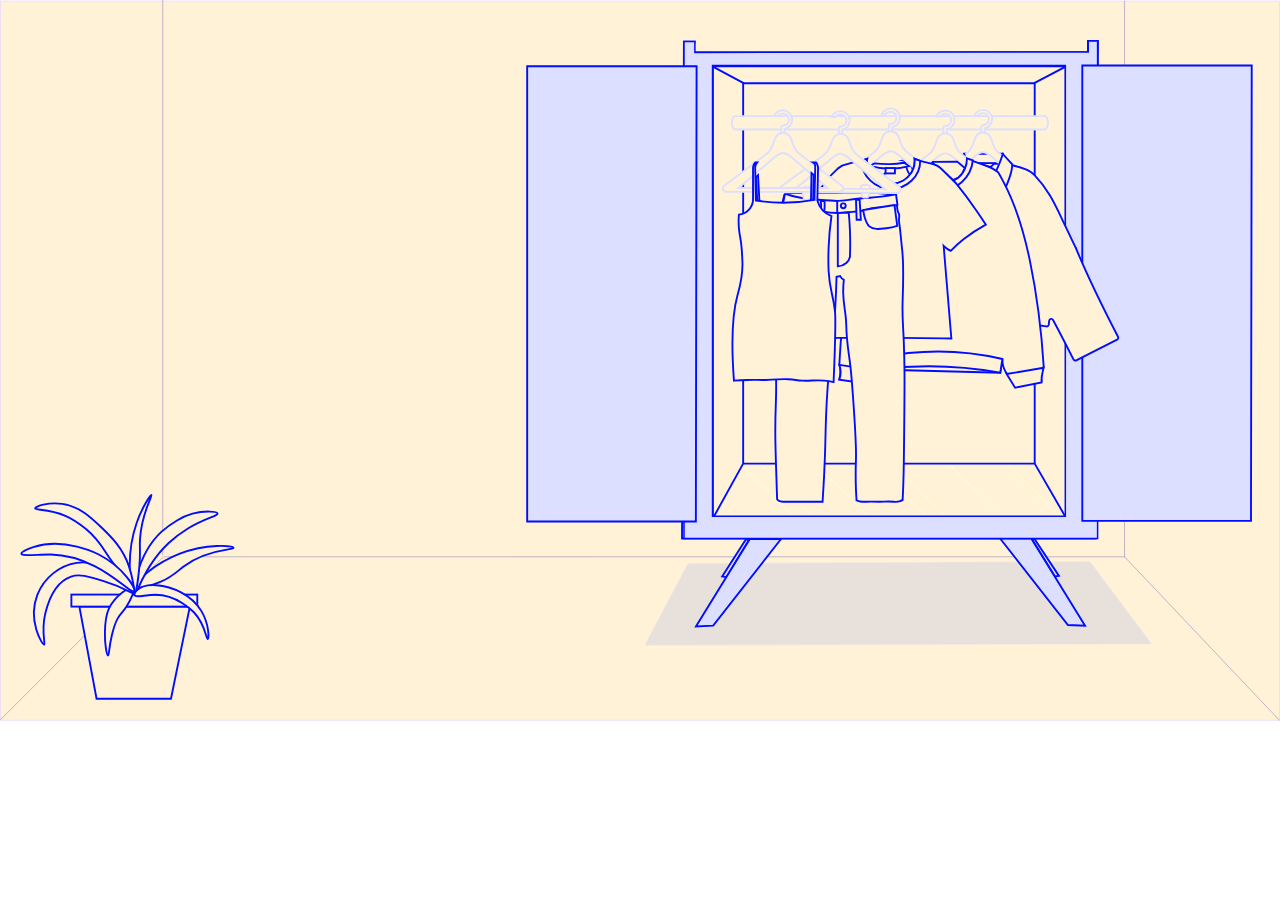
<file: kastopen.html>
<html lang="en">
<head>
    <meta charset="UTF-8">
    <title>Document</title>
    <link rel="stylesheet" type="text/css" href="kastopen.css">
    <meta name="viewport" content="width=device-width, initial-scale=1.0, user-scalable=yes">
</head>
<body>
    
<main>
 
    
    
    
    
<svg xmlns="http://www.w3.org/2000/svg" xmlns:xlink="http://www.w3.org/1999/xlink" viewBox="0 0 1923 1084.34">
  <defs>
    <style>
      .cls-1, .cls-10, .cls-4 {
        fill: none;
      }

      .cls-2 {
        fill: #f6ffd7;
        stroke: #feffd5;
      }

      .cls-10, .cls-11, .cls-12, .cls-15, .cls-16, .cls-17, .cls-2, .cls-3, .cls-4, .cls-5, .cls-6, .cls-7, .cls-8, .cls-9 {
        stroke-miterlimit: 10;
      }

      .cls-11, .cls-14, .cls-15, .cls-16, .cls-17, .cls-3, .cls-6 {
        fill: #fff2d7;
      }

      .cls-15, .cls-3, .cls-7 {
        stroke: #e4d5ff;
      }

      .cls-4, .cls-5 {
        stroke: #a196bc;
      }

      .cls-12, .cls-5, .cls-8 {
        fill: #dcdfff;
      }

      .cls-10, .cls-12, .cls-17, .cls-6, .cls-8, .cls-9 {
        stroke: #000dff;
      }

      .cls-17, .cls-6, .cls-8 {
        stroke-width: 2.83px;
      }

      .cls-7 {
        fill: #bec3e5;
        opacity: 0.35;
      }

      .cls-10, .cls-11, .cls-16, .cls-9 {
        stroke-width: 2.83px;
      }

      .cls-9 {
        fill: url(#New_Pattern_Swatch_2);
      }

      .cls-11, .cls-16 {
        stroke: #dcdfff;
      }

      .cls-12 {
        stroke-width: 2.27px;
      }

      .cls-13 {
        fill: #9da5a8;
      }

      .cls-14, .cls-15, .cls-16, .cls-17 {
        fill-rule: evenodd;
      }

      .cls-15 {
        stroke-width: 2.27px;
      }
    </style>
    <pattern id="New_Pattern_Swatch_2" data-name="New Pattern Swatch 2" width="200" height="200" patternTransform="translate(-247 -175.5)" patternUnits="userSpaceOnUse" viewBox="0 0 200 200">
      <rect class="cls-1" width="200" height="200"/>
      <g>
        <line class="cls-2" x1="76" y1="77.5" x2="514" y2="515.5"/>
        <line class="cls-2" x1="28" y1="142.5" x2="466" y2="580.5"/>
        <line class="cls-2" x1="134" y1="19.5" x2="572" y2="457.5"/>
      </g>
      <g>
        <line class="cls-2" x1="-124" y1="77.5" x2="314" y2="515.5"/>
        <line class="cls-2" x1="-172" y1="142.5" x2="266" y2="580.5"/>
        <line class="cls-2" x1="-66" y1="19.5" x2="372" y2="457.5"/>
      </g>
      <g>
        <line class="cls-2" x1="-324" y1="77.5" x2="114" y2="515.5"/>
        <line class="cls-2" x1="-372" y1="142.5" x2="66" y2="580.5"/>
        <line class="cls-2" x1="-266" y1="19.5" x2="172" y2="457.5"/>
      </g>
      <g>
        <line class="cls-2" x1="76" y1="-122.5" x2="514" y2="315.5"/>
        <line class="cls-2" x1="28" y1="-57.5" x2="466" y2="380.5"/>
        <line class="cls-2" x1="134" y1="-180.5" x2="572" y2="257.5"/>
      </g>
      <g>
        <line class="cls-2" x1="-124" y1="-122.5" x2="314" y2="315.5"/>
        <line class="cls-2" x1="-172" y1="-57.5" x2="266" y2="380.5"/>
        <line class="cls-2" x1="-66" y1="-180.5" x2="372" y2="257.5"/>
      </g>
      <g>
        <line class="cls-2" x1="-324" y1="-122.5" x2="114" y2="315.5"/>
        <line class="cls-2" x1="-372" y1="-57.5" x2="66" y2="380.5"/>
        <line class="cls-2" x1="-266" y1="-180.5" x2="172" y2="257.5"/>
      </g>
      <g>
        <line class="cls-2" x1="76" y1="-322.5" x2="514" y2="115.5"/>
        <line class="cls-2" x1="28" y1="-257.5" x2="466" y2="180.5"/>
        <line class="cls-2" x1="134" y1="-380.5" x2="572" y2="57.5"/>
      </g>
      <g>
        <line class="cls-2" x1="-124" y1="-322.5" x2="314" y2="115.5"/>
        <line class="cls-2" x1="-172" y1="-257.5" x2="266" y2="180.5"/>
        <line class="cls-2" x1="-66" y1="-380.5" x2="372" y2="57.5"/>
      </g>
      <g>
        <line class="cls-2" x1="-324" y1="-322.5" x2="114" y2="115.5"/>
        <line class="cls-2" x1="-372" y1="-257.5" x2="66" y2="180.5"/>
        <line class="cls-2" x1="-266" y1="-380.5" x2="172" y2="57.5"/>
      </g>
    </pattern>
  </defs>
  <title>VIDkast</title>
  <g id="achtergrond">
    <rect class="cls-3" x="0.5" y="3" width="1922" height="1080.5"/>
    <polyline class="cls-4" points="0.5 1083 245.49 838.01 1689.5 838 1922.5 1084"/>
    <line class="cls-5" x1="244.5" y1="836" x2="244.5"/>
    <line class="cls-5" x1="1689.5" y1="838.5" x2="1689.5" y2="2.5"/>
    <g>
      <path class="cls-6" d="M203.83,878.79c-3.32-6.37,27.78-34.43,65.35-49,41.1-15.95,80.34-12,80.82-8.6s-39.63.77-75.67,28.37c-9.11,7-17.16,15.29-33.53,22.36C226.87,877.93,206.2,883.35,203.83,878.79Z" transform="translate(1 3.5)"/>
      <path class="cls-6" d="M204.61,861.68c1.87-6.6,12.2-41.73,36.76-64.56a146.89,146.89,0,0,1,23.51-17.21,93.38,93.38,0,0,1,23.35-10.15c17.41-4.74,37-3.75,37.69-.17s-18.89,6.52-45.17,22.7a185.64,185.64,0,0,0-27.91,21.08c-17,15.76-35,39.37-50.29,78" transform="translate(1 3.5)"/>
      <polygon class="cls-6" points="145.07 1051.25 256.85 1051.25 285.22 912.81 119.27 912.81 145.07 1051.25"/>
      <rect class="cls-6" x="107.24" y="894.76" width="189.16" height="18.06"/>
      <path class="cls-6" d="M200.85,890.28c-4.29-.1-14.84-53.45,3.41-106.5,8.49-24.69,21-42.76,22.35-42.13,1.65.73-14.5,26.73-17.19,65.34-1,15,.83,18.94-.86,39.55C207.53,859.09,204.14,890.36,200.85,890.28Z" transform="translate(1 3.5)"/>
      <path class="cls-6" d="M199.3,881.43c-4-3.39-26.62,9.76-36.69,30.93-5.56,11.68-5.75,22.55-6,35.7-.33,18.08,2.89,34.85,4.84,34.79,1.57-.05.94-11,5.62-30.49,2.35-9.82,4.12-17,8.78-25.29,4.89-8.76,7.33-8.73,13.21-18C194.26,900.82,202.76,884.34,199.3,881.43Z" transform="translate(1 3.5)"/>
      <path class="cls-6" d="M201.25,890c-1,1.49-15.17-9.37-46.43-18.92-24.3-7.42-36.45-11.14-49-6.88-27.53,9.33-36.67,46.72-38.7,55-6.65,27.24.38,46.91-1.72,47.29-2.93.54-25.32-36.21-10.31-74.8,10.22-26.3,34.41-44.75,59.32-48.15C162.2,837,203,887.2,201.25,890Z" transform="translate(1 3.5)"/>
      <path class="cls-6" d="M192.63,848.48c-9.22-27.22-26.71-44.14-39.53-56.53-17.16-16.6-34.55-33.41-60.82-37-21.28-2.88-40.53,4-40.41,6.88s20.46.58,45.34,11.18c14.08,6,23.27,13.45,31,19.78,28.09,23.12,26.8,38.11,50.73,62.76,0,0,17.67,18.21,18.66,27.44.09.84.61,6.33,2.53,6.94a.64.64,0,0,0,.31,0C202.31,889.6,198.17,864.83,192.63,848.48Z" transform="translate(1 3.5)"/>
      <path class="cls-6" d="M200.23,886.26c4.2-3.55-16-36-52.8-55.18C144,829.3,95.9,805,50.23,819.63,42.72,822,30.27,827.12,31,830c1,4,26.05.69,44.4,1C147.05,832.47,194.31,891.29,200.23,886.26Z" transform="translate(1 3.5)"/>
      <path class="cls-6" d="M201,892.11c1.89,4.37,16.55-.6,31.58-.49,32.76.24,56.18,24.56,57.72,26.21C307.72,936.49,308.76,958.58,311,958s2.24-22.32-9.41-41.86C291.42,899.05,276.69,891,271,888c-22.32-11.85-54.23-15.94-66.87-2.68C203.32,886.17,199.92,889.73,201,892.11Z" transform="translate(1 3.5)"/>
    </g>
  </g>
  <g id="binnenkant">
    <polygon class="cls-7" points="1033.5 848 968.5 971 1730.5 969 1637.5 845 1033.5 848"/>
    <polygon class="cls-8" points="1120.48 812.05 1084.95 867.54 1091.68 868.46 1125.88 811.45 1120.48 812.05"/>
    <polygon class="cls-8" points="1553.8 810.55 1590.95 866.72 1584.92 867.66 1550.12 811.25 1553.8 810.55"/>
    <polygon class="cls-6" points="1041.02 80.19 1634.5 80 1634.5 63 1649.5 63 1646 810.49 1548.81 810.49 1502.51 810.49 1024.63 810.49 1027.5 64 1043.5 64 1041.02 80.19"/>
    <polygon class="cls-8" points="1630.19 941.68 1549.37 810.49 1502.52 810.49 1604.42 940.51 1630.19 941.68"/>
    <polygon class="cls-8" points="1045.71 942.51 1126.53 811.32 1173.38 811.32 1071.48 941.34 1045.71 942.51"/>
    <polygon class="cls-9" points="1072 778.5 1116.5 698 1554.5 698 1601 778.5 1072 778.5"/>
    <polyline class="cls-10" points="1554.5 698 1554.5 126 1601 101.5 1601.5 778 1071 778 1071 101.5 1116.5 126 1116.5 698"/>
    <line class="cls-10" x1="1116" y1="126.5" x2="1554" y2="126.5"/>
    <path class="cls-11" d="M1573.5,182.5c0,5.52-2.24,10-5,10h-465c-2.76,0-5-4.48-5-10s2.24-10,5-10h465C1571.26,172.5,1573.5,177,1573.5,182.5Z" transform="translate(1 3.5)"/>
    <path class="cls-12" d="M1633.94,59.7V76.1L1043,76.69V60.29h-16.4V807H1648V59.7ZM1599.5,773.5h-530V96.5h530Z" transform="translate(1 3.5)"/>
    <path class="cls-1" d="M1477.93,270.25a93.63,93.63,0,0,0,19.4,14.25,149.81,149.81,0,0,0,19.39-53.43l-15.87-16a136.1,136.1,0,0,1-5.29,21.37c-6,17.74-11.84,23.08-14.1,24.94" transform="translate(1 3.5)"/>
    <ellipse class="cls-13" cx="1475.41" cy="330.74" rx="3.53" ry="3.56"/>
    <path class="cls-14" d="M1312.42,243.28a202.88,202.88,0,0,0,23.7,1.22,204,204,0,0,0,23.8-1.58l4,3.42,7.46,6.38a35.31,35.31,0,0,1-67-.68,63,63,0,0,1,4.73-5.54C1310.23,245.33,1311.34,244.26,1312.42,243.28Z" transform="translate(1 3.5)"/>
    <path class="cls-15" d="M1220.26,275.08h7.15c1.89,0,3.73,1.57,3.44,3.44l-1.94,12.22c-.3,1.86-1.55,3.43-3.44,3.43H1222a3.64,3.64,0,0,1-3.44-3.43l-1.71-12.22c-.27-1.88,1.54-3.44,3.43-3.44" transform="translate(1 3.5)"/>
    <line class="cls-6" x1="1071.5" y1="101" x2="1601.5" y2="101"/>
  </g>
  <g id="deur1">
    <polygon class="cls-8" points="1046.54 100.93 792 100.93 792 784.97 1045.44 784.97 1046.54 100.93"/>
  </g>
  <g id="deu2">
    <polygon class="cls-8" points="1880.54 99.93 1626 99.93 1626 783.97 1879.44 783.97 1880.54 99.93"/>
  </g>
  <g id="bloeskraag">
    <polygon class="cls-6" points="1451.89 243.05 1504.48 242.43 1488.79 282.06 1458.39 283.05 1451.89 243.05"/>
    <path class="cls-6" d="M1447.44,229h58.17q-2.59,7.53-5.21,15.05l-37.75-.21-10,0Z" transform="translate(1 3.5)"/>
    <polygon class="cls-6" points="1469.59 251.91 1464.31 246.57 1494.27 246.57 1488.99 251.91 1469.59 251.91"/>
  </g>
  <g id="hanger5">
    <g>
      <path class="cls-11" d="M1473.3,188.51a2.47,2.47,0,0,1,2.46-2.48,8.85,8.85,0,0,0,6.32-2.65l.11-.1a9.12,9.12,0,0,0-.11-12.66,8.88,8.88,0,0,0-12.64,0h0a10.1,10.1,0,0,0-1.06,1.29h-5.53a14,14,0,0,1,3.11-4.81h0a13.75,13.75,0,0,1,19.59,0,14.09,14.09,0,0,1,.14,19.65l-.14.15a13.75,13.75,0,0,1-7.34,3.88v7.69a2.46,2.46,0,1,1-4.92,0Z" transform="translate(1 3.5)"/>
      <path class="cls-16" d="M1469.18,284.56l-13.4-.07-59.09-.3-4.8,0a5.11,5.11,0,0,1-2.5-9.52l60.31-45.08c8.5-6.36,9.44-10.36,13.78-22.54,4.75-13.34,20.28-13.26,24.9.12,4.21,12.23,5.11,16.24,13.55,22.69l59.86,45.68a5.11,5.11,0,0,1-2.6,9.49l-4.79,0-58.41-.3-14.08-.07Zm-59.29-6,45.92.23,13.4.07,12.73.06L1496,279l45.24.23-52-45.25c-5.78-5-9.73-7.14-13.41-7.22s-7.65,2.12-13.48,7.09Z" transform="translate(1 3.5)"/>
    </g>
  </g>
  <g id="jas">
    <rect class="cls-6" x="1467.83" y="261.04" width="19.39" height="8.91"/>
    <path class="cls-6" d="M1270.57,508.29l64.73,31.06a3.14,3.14,0,0,0,4.2-1.51l26.14-55.61a3.15,3.15,0,0,1,6,1.36,3.15,3.15,0,0,0,3.56,3.16,178.44,178.44,0,0,1,40.51-1.25c7,.61,9.54,1.27,28.2,3.57,17.82,2.19,26.73,3.28,31.74,3.56,28.87,1.59,35.74-7,65.22-7.13a155.67,155.67,0,0,1,30.1,2.88,3.16,3.16,0,0,0,3.71-2.84q.25-2.79.5-5.58a3.15,3.15,0,0,1,5.91-1.24q3.69,6.91,7.38,13.91,12,22.83,23.27,45.27a3.13,3.13,0,0,0,4.21,1.4l61.31-31a3.21,3.21,0,0,0,1.38-4.34c-33.18-64.09-52.25-106.56-63.73-134.25.89,2.14-7.62-15.76-24.68-51.65-7.6-16-17.29-36.46-37-57l-.11-.12a31.17,31.17,0,0,0-8.26-6.12c-1.79-.91-3.7-1.81-5.73-2.67a87.51,87.51,0,0,0-16.62-5.14c-.2,0-.53-.38-1-.41-2.29-.13-4.3,4.77-5.24,7.17-6.34,16.23-12,41.8-18.63,42.6-5.77.7-9.71-18-19.61-17.84-.68,0-1.71.11-6.86,3-14.07,7.81-16.7,12.74-20.59,11.88-1.57-.34-3.61-1.68-8.83-18.82-3-9.68-8.27-28.87-9.34-28.64-.11,0-.2.26-.66.56a3.23,3.23,0,0,1-1.28.46c-2.93.37-6.08.9-9.42,1.64q-3.49.78-6.62,1.7a28.3,28.3,0,0,0-10.2,5.45,130.05,130.05,0,0,0-9.62,8.88c-7.09,7.22-15.11,17-26.45,37.4-8.94,16.07-14.48,28.88-15.86,32.06-3.51,8.07-7.24,16.05-11.07,24-10.76,22.25-16.15,33.38-24.19,49.05C1307.8,425.06,1293.41,455.09,1270.57,508.29Z" transform="translate(1 3.5)"/>
    <path class="cls-6" d="M1473.88,278.91s-.84,3.1-1.76,3.56a70.13,70.13,0,0,0-8.81,5.34c-7.29,5.09-11,7.62-12.34,7.13-2.14-.76-2.47-3.2-5.29-8.91-5.29-10.68-3.84-7.43-7-16a198,198,0,0,1-7-23,.81.81,0,0,1,0-.19l15.58-17.49a.17.17,0,0,1,.3.06A188.3,188.3,0,0,0,1458,255.76c2.86,5.87,5.85,11.21,8.8,16l0,0,3.51,3.55Z" transform="translate(1 3.5)"/>
    <path class="cls-6" d="M1519.72,245.07c0,7.12-3.14,17.39-5.29,23.15-3.21,8.6-1.76,5.35-7,16-2.5,5-4.92,13.49-7.05,14.25-1.39.49-6.82-3.82-14.11-8.91-2.51-1.75-5.29-3.56-7-7.12l-1.76-3.56c1.17-1.19,3.52-1.78,5.33-3.56l3.51-3.55,0,0c3-4.8,5.94-10.14,8.81-16a188.16,188.16,0,0,0,10.48-26.42Z" transform="translate(1 3.5)"/>
  </g>
  <g id="hanger4">
    <g>
      <path class="cls-11" d="M1416.41,189.8a2.51,2.51,0,0,1,2.51-2.51,9.05,9.05,0,0,0,6.44-2.67l.11-.1a9.12,9.12,0,0,0-13-12.79h0a9,9,0,0,0-1.08,1.3h-5.65a14.18,14.18,0,0,1,3.18-4.86h0A14.13,14.13,0,0,1,1429.06,188l-.15.15a14,14,0,0,1-7.48,3.92v7.76a2.51,2.51,0,0,1-5,0Z" transform="translate(1 3.5)"/>
      <path class="cls-16" d="M1412.63,286.78h-78.81a5.15,5.15,0,0,1-2.6-9.6l61.27-45.8c8.64-6.46,9.58-10.51,13.94-22.83,4.77-13.48,20.62-13.48,25.39,0,4.36,12.32,5.3,16.37,13.94,22.83l61.27,45.8a5.15,5.15,0,0,1-2.6,9.6h-91.8ZM1352.14,281h134l-53.27-45.41c-5.91-5-9.95-7.16-13.7-7.23s-7.8,2.19-13.71,7.23Z" transform="translate(1 3.5)"/>
    </g>
  </g>
  <g id="trui">
    <path class="cls-6" d="M1371.35,237.89a85,85,0,0,0-35,14.26,80.87,80.87,0,0,0-11.13,9.5,107.58,107.58,0,0,0-11.14,14.26c-6.07,9.31-9.3,17.45-12.72,26.94-9.06,25.08-12.73,39.6-12.73,39.6-10.71,42.37-15.9,76.05-15.9,76.05A1253.32,1253.32,0,0,0,1260,545.24a39.47,39.47,0,0,1,0,22.18l44.54,6.34a58.46,58.46,0,0,1,3.18-11.09c1.57-3.93,2.94-6.09,6.36-12.67,2.1-4,3.73-7.36,4.77-9.51l-1.59,12.67,184.52,4.76,3.18-20.6c-.08,9,2.27,15,4.78,19,1.41,2.28,2.49,3.32,4.77,6.34a89.77,89.77,0,0,1,9.54,15.84l39.77-7.92a35.33,35.33,0,0,1,3.18-22.18c-2.67-43.25-8.35-98.62-20.68-158.43-10.14-49.22-21.11-83.59-39.77-118.82-3.2-6.05-6-11-8-14.26a60.19,60.19,0,0,0-9.54-6.34c-6-3.2-10.06-4.16-20.68-7.92-2.86-1-7.28-2.61-12.73-4.75a42.19,42.19,0,0,1-9.54,25.35c-14.22,16.92-36.43,14.48-38.18,14.26-15.37-1.94-30.21-12.31-35-26.94A34.08,34.08,0,0,1,1371.35,237.89Z" transform="translate(1 3.5)"/>
    <path class="cls-6" d="M1358.17,238.42l9.18-2.53a27.83,27.83,0,0,0,0,7.92,33.1,33.1,0,0,0,3.18,9.51c2.71,5.18,14.79,20.63,35,22.18,17.57,1.34,35.9-8.24,43-23.77a36.77,36.77,0,0,0,3.18-15.84l8.87,3.06a51.43,51.43,0,0,1-102.35-.53Z" transform="translate(1 3.5)"/>
    <path class="cls-6" d="M1511.33,559.92l55.67-9.51c-.74,2.57-1.25,4.74-1.59,6.34a62.88,62.88,0,0,0-1.59,11.09c-.09,2,0,3.65,0,4.75l-39.77,7.92Z" transform="translate(1 3.5)"/>
    <path class="cls-6" d="M1318.85,535.74l-1.59,17.42a601.07,601.07,0,0,1,184.52,4.76l3.18-20.6a425.78,425.78,0,0,0-186.11-1.58Z" transform="translate(1 3.5)"/>
    <path class="cls-6" d="M1437.08,240.76l-36.65.5-.93,1.24,31.29,25.88a36.26,36.26,0,0,0,4.71-1.88,35.56,35.56,0,0,0,3.3-1.79,31.24,31.24,0,0,0,9.7-14.21Z" transform="translate(1 3.5)"/>
    <path class="cls-6" d="M1312.49,554.16,1260,546.24a32.69,32.69,0,0,1,0,22.18l44.54,6.34a59.22,59.22,0,0,1,3.18-11.09A59.93,59.93,0,0,1,1312.49,554.16Z" transform="translate(1 3.5)"/>
  </g>
  <g id="hanger3">
    <g>
      <path class="cls-11" d="M1334.31,186.59a2.51,2.51,0,0,1,2.51-2.51,9.09,9.09,0,0,0,6.44-2.67l.11-.1a9.12,9.12,0,0,0-13-12.79h0a9,9,0,0,0-1.08,1.3h-5.65a14,14,0,0,1,3.18-4.85h0A14.13,14.13,0,0,1,1347,184.81l-.14.15a14,14,0,0,1-7.48,3.92v7.76a2.51,2.51,0,1,1-5,0Z" transform="translate(1 3.5)"/>
      <path class="cls-16" d="M1330.53,283.57h-78.82a5.15,5.15,0,0,1-2.6-9.6l61.28-45.8c8.64-6.46,9.57-10.51,13.94-22.83,4.77-13.48,20.62-13.48,25.39,0,4.36,12.32,5.3,16.37,13.94,22.83l61.27,45.8a5.15,5.15,0,0,1-2.6,9.6h-91.8ZM1270,277.82h134l-53.27-45.41c-5.91-5-10-7.16-13.71-7.23s-7.79,2.19-13.7,7.23Z" transform="translate(1 3.5)"/>
    </g>
  </g>
  <g id="shirt">
    <path class="cls-17" d="M1307.5,247.5a11.19,11.19,0,0,1,6-4,163.1,163.1,0,0,0,22,1,162.23,162.23,0,0,0,22-2l7,5a103.5,103.5,0,0,1-57,0Z" transform="translate(1 3.5)"/>
    <path class="cls-6" d="M1301.8,236.5a31.93,31.93,0,0,1-4.45,1.68c-1.13.32-2,.51-3.57.84-2.36.49-4.14.78-4.45.83a85.35,85.35,0,0,0-9.81,2.52l-14.26,4.19a41.53,41.53,0,0,0-4.46,2.52,47,47,0,0,0-4.45,3.35c-11.59,10-20.5,23.48-20.5,23.48-1.2,1.81-8.52,11.27-23.18,30.19-5.24,6.77-13.08,16.66-23.17,28.51,5.56,4.2,10.15,7.65,13.37,10.06,18.8,14.06,18.38,13.39,22.28,16.77a125.16,125.16,0,0,0,12.48,10.06c3.28,2.26,6.12,3.95,8,5l9.81-6.71q-4.32,40.59-7.13,83.85-1.72,26.9-2.68,52.83c2.66-.27,7-.65,12.48-.84,9-.31,12.08.2,21.39,0,9.14-.19,8.12-.72,16-.84,8.63-.12,11.86.48,21.39.84s15.67.11,21.39,0c11-.2,34.83-.16,90,.84q-5.79-69.6-11.59-139.19a31.49,31.49,0,0,0,2.68,2.51,34.41,34.41,0,0,0,8,5,218.83,218.83,0,0,1,19.61-17.6,226.21,226.21,0,0,1,33-21.81q-6.35-9.93-13.37-20.12c-10.63-15.39-21.41-29.63-32.09-42.76l-21.39-21a34.74,34.74,0,0,0-7.13-5c-6-3.16-10.6-3.31-17.83-5a93,93,0,0,1-15.15-5,32,32,0,0,1-2.68,17.61c-5.07,10.81-16.7,19.29-30.3,20.12-18.74,1.16-33.55-12.66-37.43-26A29.33,29.33,0,0,1,1301.8,236.5Z" transform="translate(1 3.5)"/>
    <path class="cls-6" d="M1381.42,239.86c.08,22.85-19.55,41.54-43.07,41.92-24.4.39-45.15-19-44.57-42.76l8-2.52a26.27,26.27,0,0,0-.3,3,31.25,31.25,0,0,0,3.87,14.61c2.24,4.13,12.28,19.55,31.2,20.12a36.61,36.61,0,0,0,32.08-17.61,33.47,33.47,0,0,0,4.46-20.12Z" transform="translate(1 3.5)"/>
    <rect class="cls-6" x="1330.5" y="254" width="14" height="8"/>
  </g>
  <g id="broek">
    <g>
      <path class="cls-17" d="M1177.44,290.76c-.68,2.52-1.68,6.3-2.73,10.93a274.12,274.12,0,0,0-6.38,47.38c-2.38,41.26-4,37-5.46,74.7-3.11,81.79,4.21,114.11,1.82,177.65-.25,6.66-1,23.84-.91,47.37,0,7.34.13,15.71.91,42.82.41,14.11,1,33.37,1.82,56.49a9.07,9.07,0,0,0,1.82,1.82c2.35,1.73,5,1.79,7.29,1.82,5.5.06,8.25.09,11.85,0,3-.08,6.07,0,9.11,0h38.26c2-30,3.08-54.69,3.64-72,1.06-32.28.77-46.87,2.74-81.08.88-15.33,1.68-28.91,3.64-47.38,2.2-20.73,3.31-23.55,5.47-44.64,1.94-19,2.76-33.54,3.64-49.19,1-17,1.5-31.8,1.82-43.73l5.47-.91a11.57,11.57,0,0,0,5.47,5.46,158.08,158.08,0,0,0-.92,20.05c.24,13.38,2.07,20.33,3.65,34.62,1.53,13.87.45,13.11,1.82,31,1.46,19.08,3.06,24.7,5.47,45.55,1.46,12.65,2.19,22.71,3.64,42.82,3.55,49.09,5.33,73.63,4.56,96.57-.21,6.25-.9,22.51,0,44.64.28,7.07.65,12.81.91,16.4a26.9,26.9,0,0,0,2.73.91,27.71,27.71,0,0,0,5.47.91,47.27,47.27,0,0,0,7.28,0c1.34-.12,7.28-.08,19.14,0,7,0,14-.87,21,0a20.62,20.62,0,0,0,10-.91,19.44,19.44,0,0,0,3.65-1.82c.23-4.94.58-12.56.91-21.87.65-18.59.82-32.67.91-40.08.83-71.15,1.24-106.72.91-133-1-76.09-4-67-2.73-105.68.4-12.22,2-52.58-.92-76.53-1.39-11.52-2.09-23.12-3.64-34.62-.78-5.75-1.33-7.46-.91-10.93.23-1.91.7-3.82,0-6.38-.49-1.78-1.12-2.34-1.82-4.55a20.21,20.21,0,0,1-.91-5.47c-.17-2.71-.8-7.81-2.74-18.22a121.16,121.16,0,0,0-27.33-3.64c-19.49-.4-60.74,0-79.26,0-20.62,0-30.93,0-31.88,0-4-.14-7.9.12-11.85,0-4.11-.13-7.52-.36-11.84.91A26.93,26.93,0,0,0,1177.44,290.76Z" transform="translate(1 3.5)"/>
      <path class="cls-17" d="M1345.16,289.87l2.12,16a61.93,61.93,0,0,1-11.23,3.11c-11,1.93-15-.5-26.42,1.82-4.68.95-3.72,1.31-10,2.73a132.71,132.71,0,0,1-20,2.74c-14.24,1.21-21.35,1.81-22.78,1.82-18.92.08-24.44-4.65-44.64-5.47-3.92-.16-7.16-.41-13.66-.91-7.26-.56-10.18-.91-13.67-1.82a48.2,48.2,0,0,1-10-3.82l3.58-17.13c1.89.69,4.72,1.69,8.2,2.73,10.15,3,19.59,4.62,41,6.38,16.17,1.32,24.26,2,30.06,1.82,12.14-.34,11.81-1.69,32.8-3.65,15.93-1.48,19.51-1,32.8-2.73C1332.64,292.31,1340.21,290.89,1345.16,289.87Z" transform="translate(1 3.5)"/>
      <path class="cls-17" d="M1257.7,398.28a23.42,23.42,0,0,0,12.76-5.31,16.45,16.45,0,0,0,5.46-9.09c.5-12.45.55-25.61,0-39.4q-.56-14.14-1.82-27.28l-16.4.76Z" transform="translate(1 3.5)"/>
      <g>
        <path class="cls-17" d="M1232.2,299.89a53.44,53.44,0,0,1-3.65,27.33L1234,329a64.57,64.57,0,0,0,3.64-15.49,63.82,63.82,0,0,0,0-13.66Z" transform="translate(1 3.5)"/>
        <path class="cls-17" d="M1285,298.07h5.47l1.82,30.06H1286Z" transform="translate(1 3.5)"/>
      </g>
      <circle class="cls-6" cx="1266.9" cy="310.68" r="3.64"/>
      <g>
        <path class="cls-17" d="M1178.12,307.74l46.79,7.64a49.78,49.78,0,0,1-1.82,10c-1.64,5.6-3.23,11-7.29,14.57-5.86,5.1-14.33,4.08-25.51,2.74a84.71,84.71,0,0,1-16.4-3.65Z" transform="translate(1 3.5)"/>
        <path class="cls-17" d="M1342.76,305.92,1296,313.55a48.84,48.84,0,0,0,1.82,10c1.63,5.61,3.22,11,7.29,14.58,5.85,5.1,14.32,4.08,25.51,2.73a83.78,83.78,0,0,0,16.39-3.64Z" transform="translate(1 3.5)"/>
      </g>
      <line class="cls-6" x1="1257.79" y1="303.39" x2="1257.79" y2="320.7"/>
    </g>
  </g>
  <g id="hanger2">
    <g>
      <path class="cls-15" d="M1295.54,276.08h7.15c1.89,0,3.73,1.57,3.43,3.44l-1.94,12.22c-.29,1.86-1.54,3.43-3.43,3.43h-3.5a3.63,3.63,0,0,1-3.43-3.43l-1.72-12.22c-.26-1.88,1.55-3.44,3.44-3.44" transform="translate(1 3.5)"/>
      <g>
        <path class="cls-11" d="M1259.24,190.48a2.52,2.52,0,0,1,2.52-2.51,9.09,9.09,0,0,0,6.44-2.67l.11-.1a9.12,9.12,0,0,0-13-12.78h0a9.84,9.84,0,0,0-1.09,1.31h-5.64a14,14,0,0,1,3.17-4.86h0a14.13,14.13,0,0,1,20.12,19.83l-.14.16a14.09,14.09,0,0,1-7.48,3.91v7.76a2.52,2.52,0,1,1-5,0Z" transform="translate(1 3.5)"/>
        <path class="cls-16" d="M1255.05,287.43l-13.67-.07-60.26-.3-4.89,0a5.15,5.15,0,0,1-2.55-9.61l61.5-45.5c8.67-6.42,9.63-10.46,14-22.76,4.84-13.46,20.69-13.38,25.4.13,4.3,12.34,5.21,16.39,13.82,22.89l61,46.11a5.15,5.15,0,0,1-2.64,9.59l-4.9,0-59.57-.29L1268,287.5Zm-60.46-6.05,46.82.23,13.66.07,13,.06,14.35.07,46.14.23-53-45.67c-5.89-5.07-9.92-7.21-13.67-7.29s-7.81,2.14-13.75,7.15Z" transform="translate(1 3.5)"/>
      </g>
    </g>
    <path class="cls-15" d="M1207.54,279.08h7.15c1.89,0,3.73,1.57,3.43,3.44l-1.94,12.22c-.29,1.86-1.54,3.43-3.43,3.43h-3.5a3.63,3.63,0,0,1-3.43-3.43l-1.72-12.22c-.26-1.88,1.55-3.44,3.44-3.44" transform="translate(1 3.5)"/>
  </g>
  <g id="hanger1">
    <g>
      <path class="cls-11" d="M1172.67,189.24a2.51,2.51,0,0,1,2.51-2.51,9.05,9.05,0,0,0,6.44-2.67l.12-.1a9.12,9.12,0,0,0-13-12.78h0a9.55,9.55,0,0,0-1.08,1.3H1162a14.24,14.24,0,0,1,3.18-4.85h0a14.13,14.13,0,0,1,20.12,19.83l-.14.15a14.11,14.11,0,0,1-7.48,3.92v7.76a2.52,2.52,0,0,1-5,0Z" transform="translate(1 3.5)"/>
      <path class="cls-16" d="M1168.89,286.22h-78.81a5.15,5.15,0,0,1-2.6-9.6l61.27-45.8c8.64-6.46,9.58-10.51,13.94-22.83,4.78-13.48,20.62-13.48,25.39,0,4.37,12.32,5.3,16.37,13.94,22.83l61.28,45.8a5.15,5.15,0,0,1-2.61,9.6h-91.8Zm-60.48-5.75h134l-53.28-45.41c-5.91-5-9.95-7.16-13.7-7.23s-7.8,2.19-13.71,7.23Z" transform="translate(1 3.5)"/>
    </g>
  </g>
  <g id="jurk">
    <g>
      <polygon class="cls-6" points="1219.2 261.49 1218.38 303.86 1221.56 303.86 1222.59 264.46 1219.2 261.49"/>
      <polygon class="cls-6" points="1138.8 264.6 1140.92 303.86 1137.73 303.86 1135.61 267.78 1138.8 264.6"/>
    </g>
    <path class="cls-6" d="M1134.61,299.3a260.13,260.13,0,0,0,88.07-1.06c0-17,1.06-32.9,1.06-49.87a7.07,7.07,0,0,0-1.06-4.25,6.85,6.85,0,0,0-2.12-2.12h4.24a12.12,12.12,0,0,1,2.13,3.18,12.62,12.62,0,0,1,1.06,6.37l-1.06,47.75a35.3,35.3,0,0,0,21.22,23.34,463.56,463.56,0,0,0-4.25,46.69c-.28,7.21-.8,20.83,0,36.08,1.62,30.47,6.66,32.38,9.55,60.48,1.41,13.71.59,36-1.06,80.64-.39,10.62-.78,19.42-1.06,25.47a120.2,120.2,0,0,0-13.79-2.12c-13.31-1.26-19.29.42-32.9,0-11.06-.34-9.08-1.52-21.22-2.12-13.1-.66-14.43.75-34,1.06-12.81.2-14.47-.38-27.59,0-8.53.24-15.52.7-20.16,1.06-5.28-70-.58-107.16,5.3-128.39,2.26-8.14,8.26-26.86,7.43-49.88-.85-23.59-3.18-36.07-3.18-36.07a131.19,131.19,0,0,1-2.12-14.86,122.06,122.06,0,0,1,0-20.16,24,24,0,0,0,21.22-21.22V249.43a12,12,0,0,1,3.18-7.43h3.18a11.9,11.9,0,0,0-3.18,8.49Q1134.08,274.9,1134.61,299.3Z" transform="translate(1 3.5)"/>
  </g>
</svg>
 
</main>  
    
<script>setTimeout(function(){window.location.href='inkast.html'},2000);</script>
    
 <script src="kast1.js"></script>

</body>
</html>
</file>
<file: detail1.css>
body{
    background: #FFF2D7;
    width: 1680px;
    overflow: hidden;
    
}
.svg3 {
    width: 1680px;
    height: 900px;
    position: absolute;
    margin-top: 10px;
    margin-left: 1600px;
}
.svg1 {
    width: 1680px;
    height: 900px;
    position: absolute;
    margin-top:40px;
    margin-left: -8px;
}

.pijl{

    width: 100%;
    height: 100%;
    position: absolute;
    margin-top:430px;
    margin-left: -570px;    
}

.plant{
    position: absolute;
     width: 35%;
    height: 40%;
    margin-left:1500px;
    margin-top:-960px;
}

.oren {
  position: absolute;
  margin-top: -1000px;
  margin-left: 200px;
  width: 35%;
  height: 40%;

}


/*AFBEELDINGEN*/

.water2{
    height: 300px;
    width: 330px;
}

.liter{
     height: 200px;
    width: 350px;
}
 
    



.plantaardig{
position: absolute;
display: block;
width: 450px;
height: 20px;
font-family: "Refrigerator Deluxe";
font-size: 2.2em;
text-decoration-line: underline;
margin-left: 10px;
margin-top: -50px;

}


.text-wrapper {
    
    margin-top: 210px;
    margin-left:1640px;
    
    position: absolute;
    height: 200px;
    width: 370px;
    background-color: #dcdfff; 
    border: solid 3px #000DFF;
    padding: 50px 40px;
    overflow-y: scroll;
    overflow-x: hidden;
    
    font-family: "montserrat";
    font-size: 1.2em;
    letter-spacing: 0.7px;
    
    
    }


.synthetisch { 
position: absolute;
width: 450px;
height: 20px;
font-family: "Refrigerator Deluxe";
font-size: 2.2em;
text-decoration-line: underline;
margin-left: -7px;
margin-top: -50px;
}

 .text-wrapper1 {
    height: 300px;
    width: 330px;
    position: absolute;
     margin-top: 210px;
    margin-left: 2115px;
    padding: 50px 40px;
    border: solid 3px #000DFF; 
    background-color: #dcdfff;
   overflow-y: scroll;
    overflow-x: hidden;
    font-family: "montserrat";
    font-size: 1.2em;
    letter-spacing: 0.7px;
    
}


.dierlijk{
position: absolute;
width: 450px;
height: 20px;
display: block;
font-family: "Refrigerator Deluxe";
font-size: 2.2em;
text-decoration-line: underline;
margin-left: 150px;
margin-top: -50px;
}

.text-wrapper2 {
    height: 300px;
    width: 388px;
    position: absolute;
    margin-left: 2550px;
    margin-top: 210px;
    display:block;
    padding: 50px 40px;
    border: solid 3px #000DFF; 
    background-color: #dcdfff;
   overflow-y: scroll;
    overflow-x: hidden;
    font-family: "montserrat";
    font-size: 1.2em;
    letter-spacing: 0.7px;
   
    
   
}


.tip{
font-size: 18em;
font-family: "Refrigerator Deluxe";
margin-left: 130px;
margin-top: 560px;
position: absolute;
display: block;
color: #FFF2D7;
text-shadow:
   -4px -4px 0 #000DFF,  
    4px -4px 0 #000DFF,
    -4px 4px 0 #000DFF,
     4px 4px 0 #000DFF;


}
.een {
font-family: "Refrigerator Deluxe";
font-size: 18em;
position: absolute;
display: block;
margin-left: 430px;
margin-top: 560px;
color: #FFF2D7;
text-shadow:
   -4px -4px 0 #000DFF,  
    4px -4px 0 #000DFF,
    -4px 4px 0 #000DFF,
     4px 4px 0 #000DFF;

}


.materiaal{
font-family: "Refrigerator Deluxe";
font-size: 5.8em;
position: absolute;
display: block;
width: 1000px;
height: 900px;
margin-left: 610px;
margin-top: 642px;
color: #000DFF;
}



.svg3 {
    animation: slidein 2s forwards;
}

@keyframes slidein{
    0%{
        transform: translateX(0px);
    }
    
    100%{
        transform: translateX(-1530px);
    }
}
.text-wrapper {
    animation: slidein 2s forwards;
}

@keyframes slidein{
    0%{
        transform: translateX(0px);
    }
    
    100%{
        transform: translateX(-1530px);
    }
}


.text-wrapper1 {
    animation: slidein 2s forwards;
}

@keyframes slidein{
    0%{
        transform: translateX(0px);
    }
    
    100%{
        transform: translateX(-1530px);
    }
}


.text-wrapper2 {
    animation: slidein 2s forwards;
}

@keyframes slidein{
    0%{
        transform: translateX(0px);
    }
    
    100%{
        transform: translateX(-1530px);
    }
}

.plant {
    animation: slidein 2s forwards;
}

@keyframes slidein{
    0%{
        transform: translateX(0px);
    }
    
    100%{
        transform: translateX(-1530px);
    }
}
</file>
<file: inkast.css>
body{
background-color: #FFF2D7;
display: flex;
overflow:hidden;

}

.svg1 {
    width: 1680px;
    height: 900px;
    position: absolute;
    margin-top: 20px;
    margin-left: -8px;
}


.svg2 {
    width: 1680px;
    height: 900px;
    position: absolute;
    margin-top: 10px;
}


svg  {
    animation: zoomin 1.5s forwards 1;
}
@keyframes zoomin {
  0%   {transform: scale(1.2);}
  100% {transform: scale(1);}
}

.logo{
    width: 100px;
    height: 50px;
    position: absolute;
    margin-top: 860px;
    margin-left: 840px;
}
.logo:hover{
    cursor: pointer;
}

.menu1 {
    animation: menuus 2s forwards 1;
}
@keyframes menuus {
  0%   {opacity:0;}
  100% {opacity:1;}
}

.menu2 {
    animation: menuus 2s forwards 1;
}
@keyframes menuus {
  0%   {opacity:0;}
  100% {opacity:1;}
}

.menu3 {
    animation: menuus 2s forwards 1;
}
@keyframes menuus {
  0%   {opacity:0;}
  100% {opacity:1;}
}

.menu4 {
    animation: menuus 2s forwards 1;
}
@keyframes menuus {
  0%   {opacity:0;}
  100% {opacity:1;}
}

.menu5 {
    animation: menuus 2s forwards 1;
}
@keyframes menuus {
  0%   {opacity:0;}
  100% {opacity:1;}
}

.text{
position: absolute;
font-family: "Refrigerator Deluxe";
letter-spacing: 2px;
color: #000DFF;
width: 600px;
font-size: 4em;
text-align: center;
top:60%;
left: 60%;
}


.menu1{
position: absolute;
margin-top: 250px;
margin-left: 105px; 
font-family: "Helvetica-bold";
font-size:1.3em;
color: white; 


}


.menu2{
position: absolute;
margin-top: 370px;
margin-left: 195px; 
transform: rotate(-87deg);
font-family: "Helvetica-bold"; 
font-size: 4em;
color: white;   
}

.menu3{
position: absolute;
margin-top: 155px;
margin-left: 670px; 
font-family: "Helvetica-bold"; 
font-size: 1.65em;
color: white;   
}

.menu4{
position: absolute;
margin-top: 180px;
margin-left: 930px; 
font-family: "Helvetica-bold"; 
font-size: 1.8em;
color: white;   
}


.menu5{
position: absolute;
margin-top: 250px;
margin-left: 1400px; 
transform: rotate(67deg);
font-family: "Helvetica-bold"; 
font-size: 3em;
color: white;   
}
</file>
<file: kastopen.css>
body {
  display: flex;
  justify-content: center;
  overflow:hidden;
}

main > svg{
  top:-0.05vw;
  left:0;
  right:0;
  position: fixed;
}



svg {
    transform-origin: 1300px 200px;
    animation: zoomin 2s ;
}
@keyframes zoomin {
  0%   {transform: scale(1);}
  100% {transform: scale(2.5);}
}
</file>
